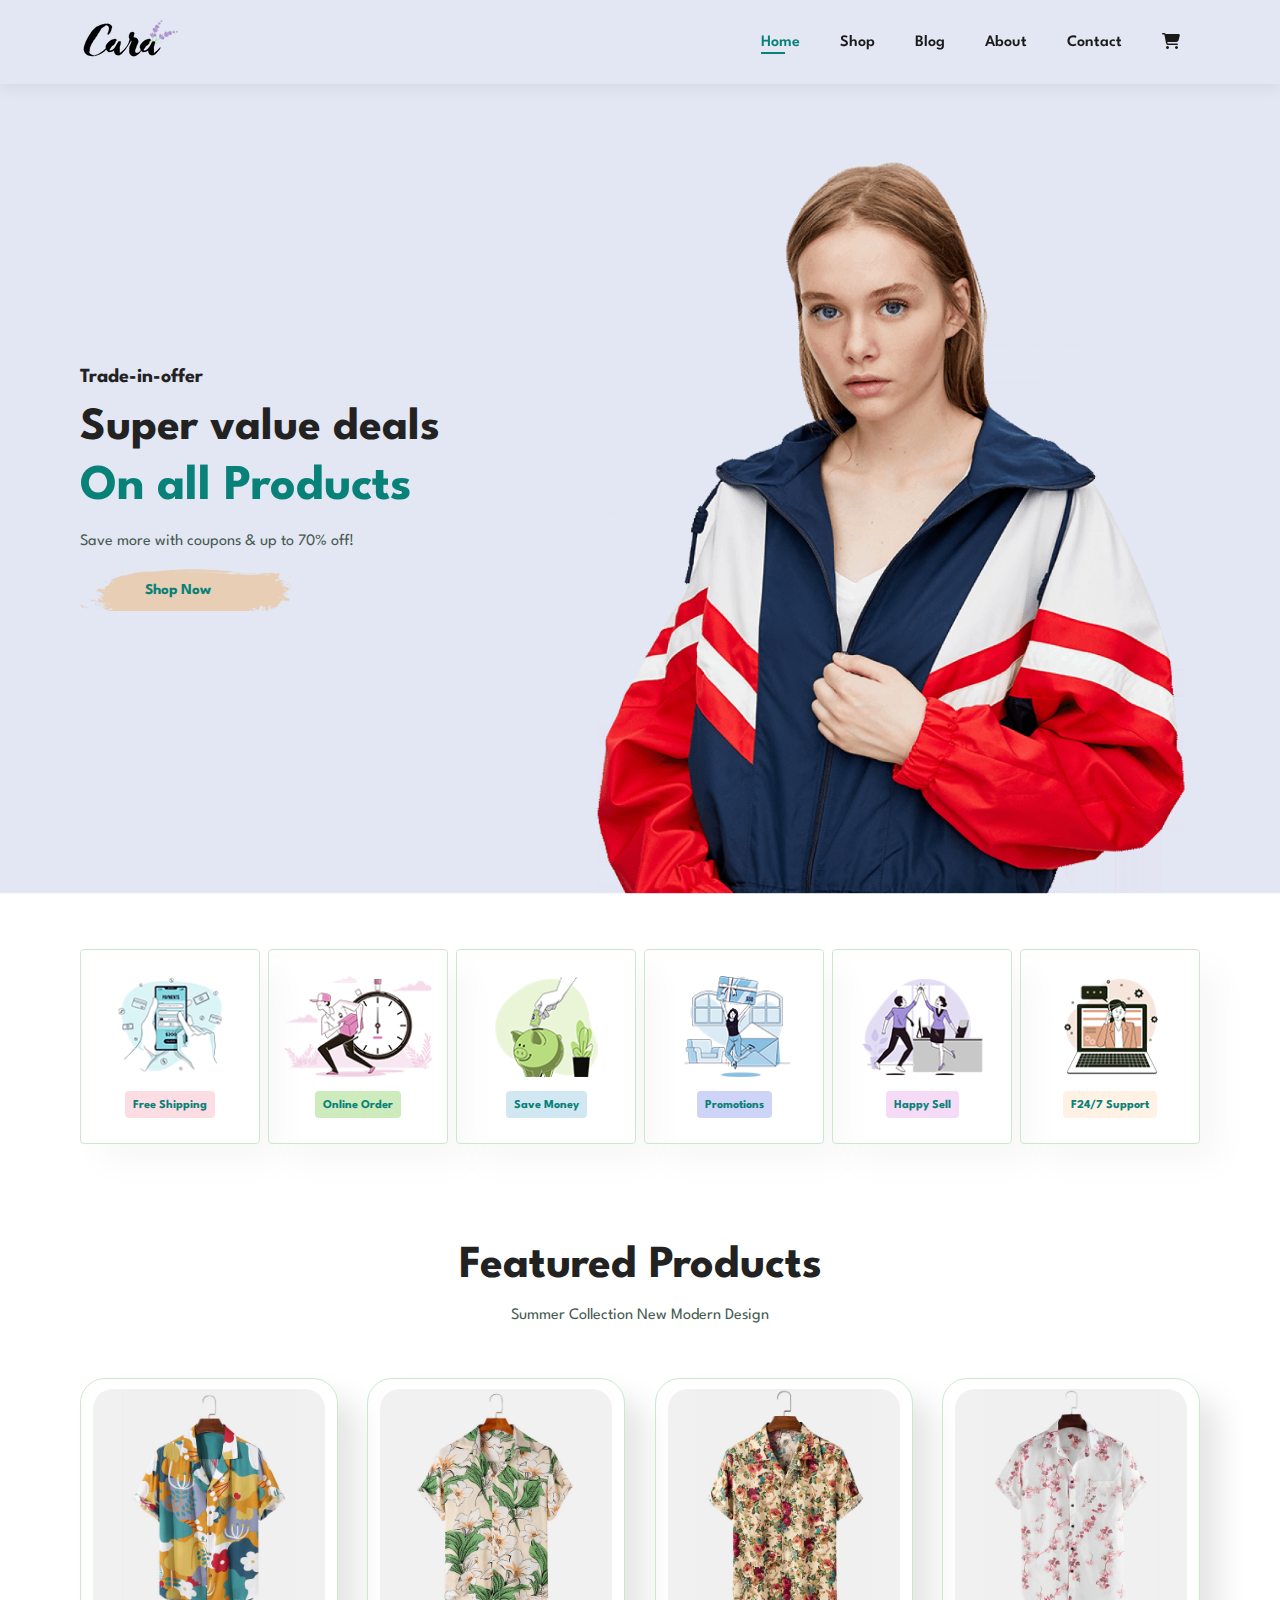
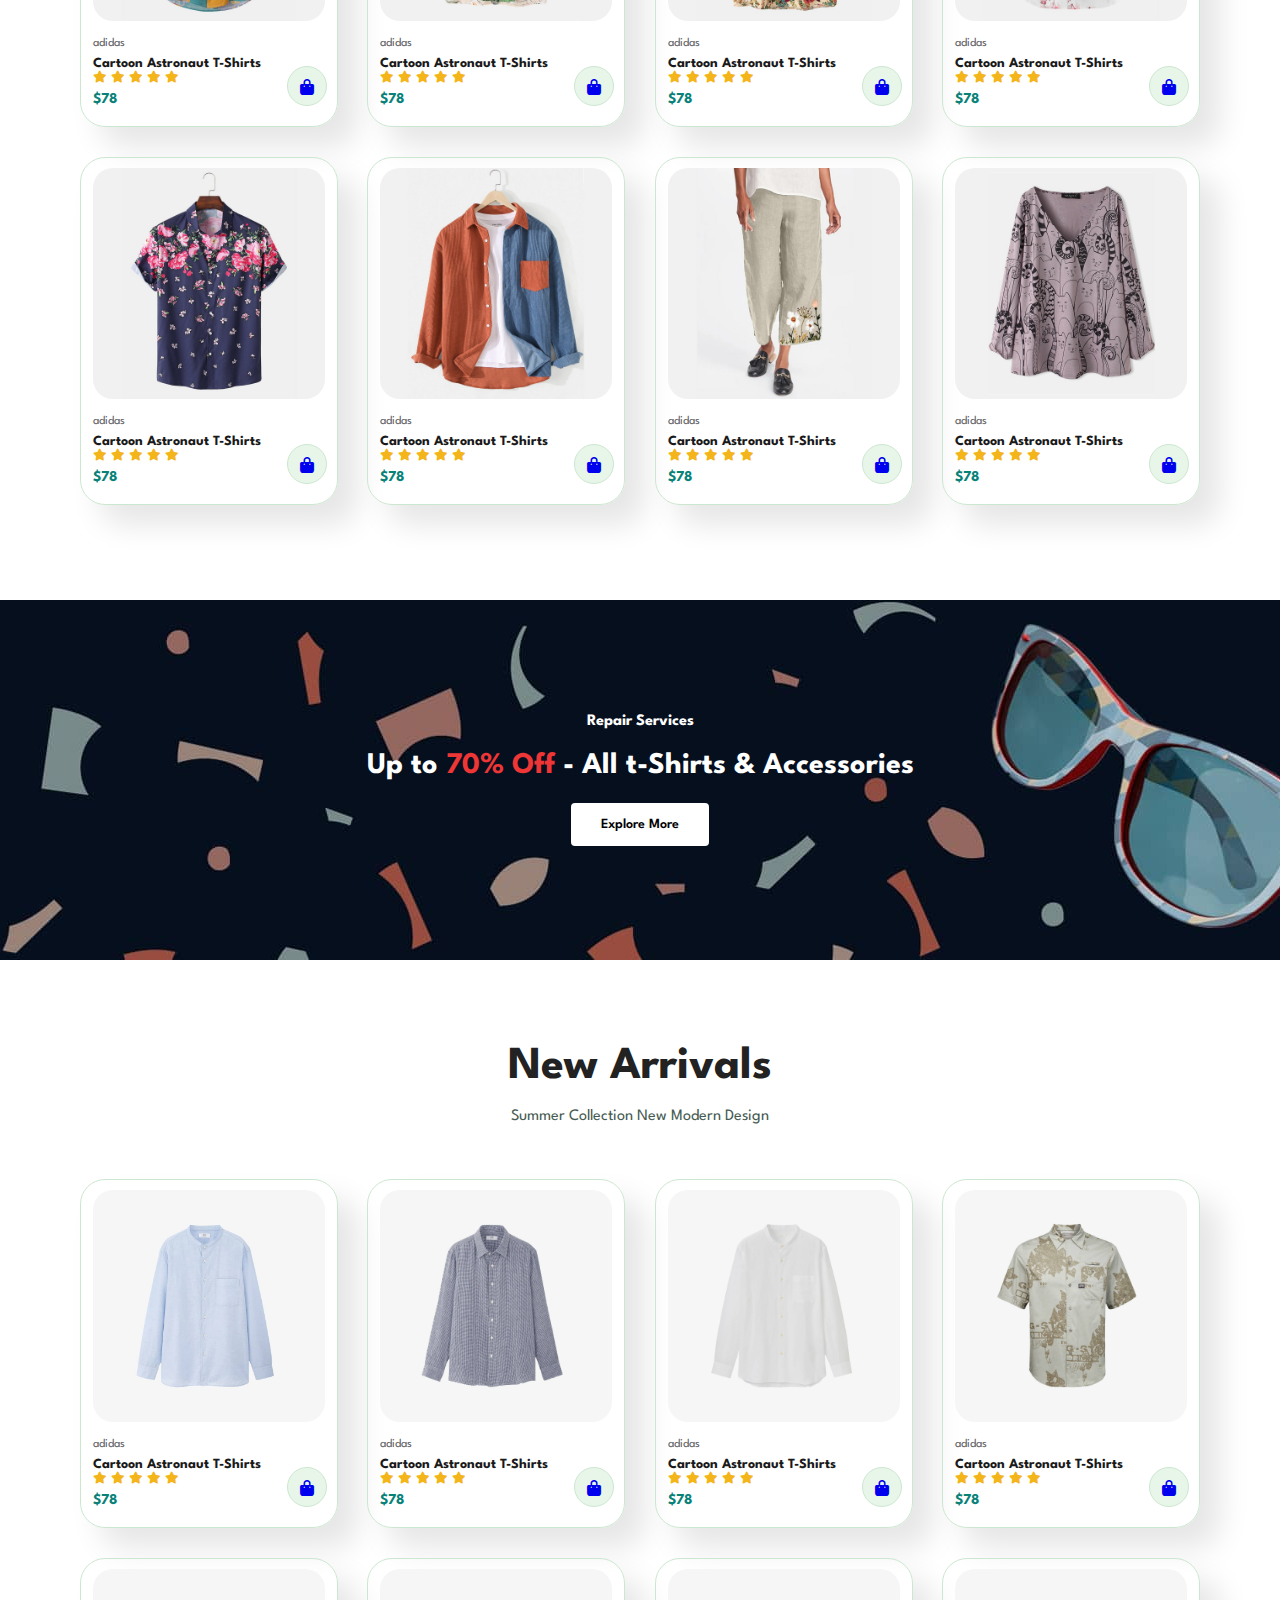
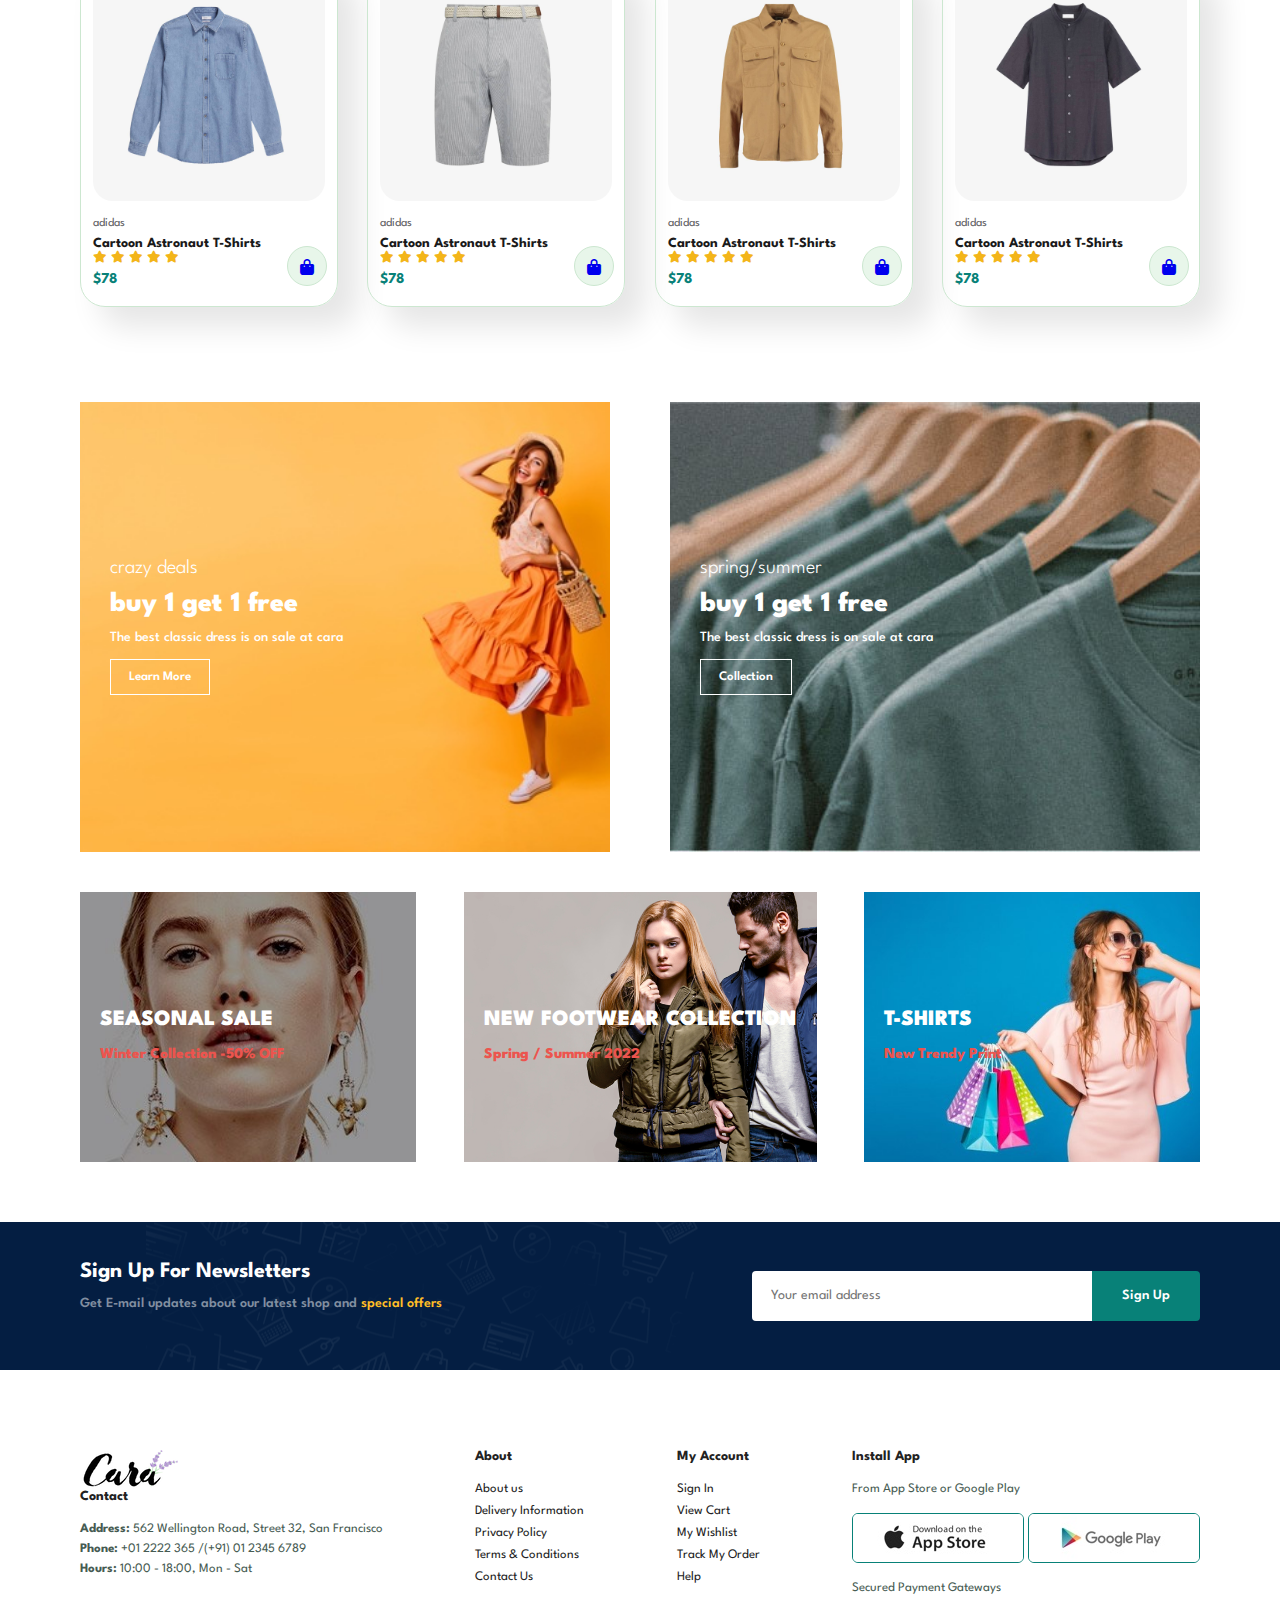
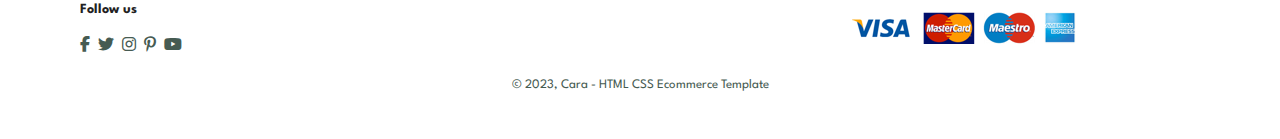
<file: index.html>
<!DOCTYPE html>
<html lang="en">
<head>
    <meta charset="UTF-8">
    <meta name="viewport" content="width=device-width, initial-scale=1.0">
    <title>Ecommerce</title>
    <link rel="stylesheet" href="https://cdnjs.cloudflare.com/ajax/libs/font-awesome/6.4.2/css/all.min.css">
    <link rel="stylesheet" href="style.css">
</head>
<body>
    <section id="header">
        <a href="#"><img src="img/logo.png" alt="" class="logo"></a>
        <div>
            <ul id="navbar">
                <li><a href="#" id="close"><i class="fa-solid fa-xmark"></i></a></li>
                <li><a href="index.html" class="active">Home</a></li>
                <li><a href="shop.html">Shop</a></li>
                <li><a href="blog.html">Blog</a></li>
                <li><a href="about.html">About</a></li>
                <li><a href="contact.html">Contact</a></li>
                <li><a href="cart.html"><i class="fa-solid fa-cart-shopping"></i></a></li>
            </ul>
        </div>
        <div class="mobile">
            <i id="bar" class="fas fa-outdent"></i>
        </div>
    </section>

    <section id="hero">
        <h4>Trade-in-offer</h4>
        <h2>Super value deals</h2>
        <h1>On all Products</h1>
        <p>Save more with coupons & up to 70% off! </p>
        <button>Shop Now</button>
    </section>

    <section id="feature" class="section-p1">
        <div class="fe-box">
            <img src="img/features/f1.png" alt="">
            <h6>Free Shipping</h6>
        </div>
        <div class="fe-box">
            <img src="img/features/f2.png" alt="">
            <h6>Online Order</h6>
        </div>
        <div class="fe-box">
            <img src="img/features/f3.png" alt="">
            <h6>Save Money</h6>
        </div>
        <div class="fe-box">
            <img src="img/features/f4.png" alt="">
            <h6>Promotions</h6>
        </div>
        <div class="fe-box">
            <img src="img/features/f5.png" alt="">
            <h6>Happy Sell</h6>
        </div>
        <div class="fe-box">
            <img src="img/features/f6.png" alt="">
            <h6>F24/7 Support</h6>
        </div>
    </section>

    <section id="product1" class="section-p1">
        <h2>Featured Products</h2>
        <p>Summer Collection New Modern Design</p>
        <div class="pro-container">
            <div class="pro">
                <img src="img/products/f1.jpg" alt="">
                <div class="des">
                    <span>adidas</span>
                    <h5>Cartoon Astronaut T-Shirts</h5>
                    <div class="star">
                        <i class="fas fa-star"></i>
                        <i class="fas fa-star"></i>
                        <i class="fas fa-star"></i>
                        <i class="fas fa-star"></i>
                        <i class="fas fa-star"></i>
                    </div>
                    <h4>$78</h4>
                </div>
                <a href="#"><i class="fa-solid fa-bag-shopping cart"></i></a>
            </div>
            <div class="pro">
                <img src="img/products/f2.jpg" alt="">
                <div class="des">
                    <span>adidas</span>
                    <h5>Cartoon Astronaut T-Shirts</h5>
                    <div class="star">
                        <i class="fas fa-star"></i>
                        <i class="fas fa-star"></i>
                        <i class="fas fa-star"></i>
                        <i class="fas fa-star"></i>
                        <i class="fas fa-star"></i>
                    </div>
                    <h4>$78</h4>
                </div>
                <a href="#"><i class="fa-solid fa-bag-shopping cart"></i></a>
            </div>
            <div class="pro">
                <img src="img/products/f3.jpg" alt="">
                <div class="des">
                    <span>adidas</span>
                    <h5>Cartoon Astronaut T-Shirts</h5>
                    <div class="star">
                        <i class="fas fa-star"></i>
                        <i class="fas fa-star"></i>
                        <i class="fas fa-star"></i>
                        <i class="fas fa-star"></i>
                        <i class="fas fa-star"></i>
                    </div>
                    <h4>$78</h4>
                </div>
                <a href="#"><i class="fa-solid fa-bag-shopping cart"></i></a>
            </div>
            <div class="pro">
                <img src="img/products/f4.jpg" alt="">
                <div class="des">
                    <span>adidas</span>
                    <h5>Cartoon Astronaut T-Shirts</h5>
                    <div class="star">
                        <i class="fas fa-star"></i>
                        <i class="fas fa-star"></i>
                        <i class="fas fa-star"></i>
                        <i class="fas fa-star"></i>
                        <i class="fas fa-star"></i>
                    </div>
                    <h4>$78</h4>
                </div>
                <a href="#"><i class="fa-solid fa-bag-shopping cart"></i></a>
            </div>
            <div class="pro">
                <img src="img/products/f5.jpg" alt="">
                <div class="des">
                    <span>adidas</span>
                    <h5>Cartoon Astronaut T-Shirts</h5>
                    <div class="star">
                        <i class="fas fa-star"></i>
                        <i class="fas fa-star"></i>
                        <i class="fas fa-star"></i>
                        <i class="fas fa-star"></i>
                        <i class="fas fa-star"></i>
                    </div>
                    <h4>$78</h4>
                </div>
                <a href="#"><i class="fa-solid fa-bag-shopping cart"></i></a>
            </div>
            <div class="pro">
                <img src="img/products/f6.jpg" alt="">
                <div class="des">
                    <span>adidas</span>
                    <h5>Cartoon Astronaut T-Shirts</h5>
                    <div class="star">
                        <i class="fas fa-star"></i>
                        <i class="fas fa-star"></i>
                        <i class="fas fa-star"></i>
                        <i class="fas fa-star"></i>
                        <i class="fas fa-star"></i>
                    </div>
                    <h4>$78</h4>
                </div>
                <a href="#"><i class="fa-solid fa-bag-shopping cart"></i></a>
            </div>
            <div class="pro">
                <img src="img/products/f7.jpg" alt="">
                <div class="des">
                    <span>adidas</span>
                    <h5>Cartoon Astronaut T-Shirts</h5>
                    <div class="star">
                        <i class="fas fa-star"></i>
                        <i class="fas fa-star"></i>
                        <i class="fas fa-star"></i>
                        <i class="fas fa-star"></i>
                        <i class="fas fa-star"></i>
                    </div>
                    <h4>$78</h4>
                </div>
                <a href="#"><i class="fa-solid fa-bag-shopping cart"></i></a>
            </div>
            <div class="pro">
                <img src="img/products/f8.jpg" alt="">
                <div class="des">
                    <span>adidas</span>
                    <h5>Cartoon Astronaut T-Shirts</h5>
                    <div class="star">
                        <i class="fas fa-star"></i>
                        <i class="fas fa-star"></i>
                        <i class="fas fa-star"></i>
                        <i class="fas fa-star"></i>
                        <i class="fas fa-star"></i>
                    </div>
                    <h4>$78</h4>
                </div>
                <a href="#"><i class="fa-solid fa-bag-shopping cart"></i></a>
            </div>
        </div>
    </section>

    <section id="banner" class="section-m1">
        <h4>Repair Services</h4>
        <h2>Up to <span>70% Off</span> - All t-Shirts & Accessories</h2>
        <button class="normal">Explore More</button>
    </section>

    <section id="product1" class="section-p1">
        <h2>New Arrivals</h2>
        <p>Summer Collection New Modern Design</p>
        <div class="pro-container">
            <div class="pro">
                <img src="img/products/n1.jpg" alt="">
                <div class="des">
                    <span>adidas</span>
                    <h5>Cartoon Astronaut T-Shirts</h5>
                    <div class="star">
                        <i class="fas fa-star"></i>
                        <i class="fas fa-star"></i>
                        <i class="fas fa-star"></i>
                        <i class="fas fa-star"></i>
                        <i class="fas fa-star"></i>
                    </div>
                    <h4>$78</h4>
                </div>
                <a href="#"><i class="fa-solid fa-bag-shopping cart"></i></a>
            </div>
            <div class="pro">
                <img src="img/products/n2.jpg" alt="">
                <div class="des">
                    <span>adidas</span>
                    <h5>Cartoon Astronaut T-Shirts</h5>
                    <div class="star">
                        <i class="fas fa-star"></i>
                        <i class="fas fa-star"></i>
                        <i class="fas fa-star"></i>
                        <i class="fas fa-star"></i>
                        <i class="fas fa-star"></i>
                    </div>
                    <h4>$78</h4>
                </div>
                <a href="#"><i class="fa-solid fa-bag-shopping cart"></i></a>
            </div>
            <div class="pro">
                <img src="img/products/n3.jpg" alt="">
                <div class="des">
                    <span>adidas</span>
                    <h5>Cartoon Astronaut T-Shirts</h5>
                    <div class="star">
                        <i class="fas fa-star"></i>
                        <i class="fas fa-star"></i>
                        <i class="fas fa-star"></i>
                        <i class="fas fa-star"></i>
                        <i class="fas fa-star"></i>
                    </div>
                    <h4>$78</h4>
                </div>
                <a href="#"><i class="fa-solid fa-bag-shopping cart"></i></a>
            </div>
            <div class="pro">
                <img src="img/products/n4.jpg" alt="">
                <div class="des">
                    <span>adidas</span>
                    <h5>Cartoon Astronaut T-Shirts</h5>
                    <div class="star">
                        <i class="fas fa-star"></i>
                        <i class="fas fa-star"></i>
                        <i class="fas fa-star"></i>
                        <i class="fas fa-star"></i>
                        <i class="fas fa-star"></i>
                    </div>
                    <h4>$78</h4>
                </div>
                <a href="#"><i class="fa-solid fa-bag-shopping cart"></i></a>
            </div>
            <div class="pro">
                <img src="img/products/n5.jpg" alt="">
                <div class="des">
                    <span>adidas</span>
                    <h5>Cartoon Astronaut T-Shirts</h5>
                    <div class="star">
                        <i class="fas fa-star"></i>
                        <i class="fas fa-star"></i>
                        <i class="fas fa-star"></i>
                        <i class="fas fa-star"></i>
                        <i class="fas fa-star"></i>
                    </div>
                    <h4>$78</h4>
                </div>
                <a href="#"><i class="fa-solid fa-bag-shopping cart"></i></a>
            </div>
            <div class="pro">
                <img src="img/products/n6.jpg" alt="">
                <div class="des">
                    <span>adidas</span>
                    <h5>Cartoon Astronaut T-Shirts</h5>
                    <div class="star">
                        <i class="fas fa-star"></i>
                        <i class="fas fa-star"></i>
                        <i class="fas fa-star"></i>
                        <i class="fas fa-star"></i>
                        <i class="fas fa-star"></i>
                    </div>
                    <h4>$78</h4>
                </div>
                <a href="#"><i class="fa-solid fa-bag-shopping cart"></i></a>
            </div>
            <div class="pro">
                <img src="img/products/n7.jpg" alt="">
                <div class="des">
                    <span>adidas</span>
                    <h5>Cartoon Astronaut T-Shirts</h5>
                    <div class="star">
                        <i class="fas fa-star"></i>
                        <i class="fas fa-star"></i>
                        <i class="fas fa-star"></i>
                        <i class="fas fa-star"></i>
                        <i class="fas fa-star"></i>
                    </div>
                    <h4>$78</h4>
                </div>
                <a href="#"><i class="fa-solid fa-bag-shopping cart"></i></a>
            </div>
            <div class="pro">
                <img src="img/products/n8.jpg" alt="">
                <div class="des">
                    <span>adidas</span>
                    <h5>Cartoon Astronaut T-Shirts</h5>
                    <div class="star">
                        <i class="fas fa-star"></i>
                        <i class="fas fa-star"></i>
                        <i class="fas fa-star"></i>
                        <i class="fas fa-star"></i>
                        <i class="fas fa-star"></i>
                    </div>
                    <h4>$78</h4>
                </div>
                <a href="#"><i class="fa-solid fa-bag-shopping cart"></i></a>
            </div>
        </div>
    </section>

    <section id="sm-banner" class="section-p1">
        <div class="banner-box">
            <h4>crazy deals</h4>
            <h2>buy 1 get 1 free</h2>
            <span>The best classic dress is on sale at cara</span>
            <button class="white">Learn More</button>
        </div>
        <div class="banner-box banner-box2">
            <h4>spring/summer</h4>
            <h2>buy 1 get 1 free</h2>
            <span>The best classic dress is on sale at cara</span>
            <button class="white">Collection</button>
        </div>
    </section>

    <section id="banner3">
        <div class="banner-box">
            <h2>SEASONAL SALE</h2>
            <h3>Winter Collection -50% OFF</h3>
        </div>
        <div class="banner-box banner-box2">
            <h2>NEW FOOTWEAR COLLECTION</h2>
            <h3>Spring / Summer 2022</h3>
        </div>
        <div class="banner-box banner-box3">
            <h2>T-SHIRTS</h2>
            <h3>New Trendy Print</h3>
        </div>
    </section>

    <section id="newsletter" class="section-p1 section-m1">
        <div class="newstext">
            <h4>Sign Up For Newsletters</h4>
            <p>Get E-mail updates about our latest shop and <span>special offers</span></p>
        </div>
        <div class="form">
            <input type="text" placeholder="Your email address">
            <button class="normal">Sign Up</button>
        </div>
    </section>

    <footer class="section-p1">
        <div class="col">
            <img src="img/logo.png" alt="">
            <h4>Contact</h4>
            <p><strong>Address: </strong>562 Wellington Road, Street 32, San Francisco</p>
            <p><strong>Phone:</strong> +01 2222 365 /(+91) 01 2345 6789</p>
            <p><strong>Hours:</strong> 10:00 - 18:00, Mon - Sat</p>
            <div class="follow">
                <h4>Follow us</h4>
                <div class="icon">
                    <i class="fab fa-facebook-f"></i>
                    <i class="fab fa-twitter"></i>
                    <i class="fab fa-instagram"></i>
                    <i class="fab fa-pinterest-p"></i>
                    <i class="fab fa-youtube"></i>
                </div>
            </div>
        </div>

        <div class="col">
            <h4>About</h4>
            <a href="#">About us</a>
            <a href="#">Delivery Information</a>
            <a href="#">Privacy Policy</a>
            <a href="#">Terms & Conditions</a>
            <a href="#">Contact Us</a>
        </div>

        <div class="col">
            <h4>My Account</h4>
            <a href="#">Sign In</a>
            <a href="#">View Cart</a>
            <a href="#">My Wishlist</a>
            <a href="#">Track My Order</a>
            <a href="#">Help</a>
        </div>

        <div class="col install">
            <h4>Install App</h4>
            <p>From App Store or Google Play</p>
            <div class="row">
                <img src="img/pay/app.jpg" alt="">
                <img src="img/pay/play.jpg" alt="">
            </div>
            <p>Secured Payment Gateways</p>
            <img src="img/pay/pay.png" alt="">
        </div>

        <div class="copyright">
            <p>© 2023, Cara - HTML CSS Ecommerce Template </p>
        </div>
    </footer>

    <script src="script.js"></script>
</body>
</html>
</file>
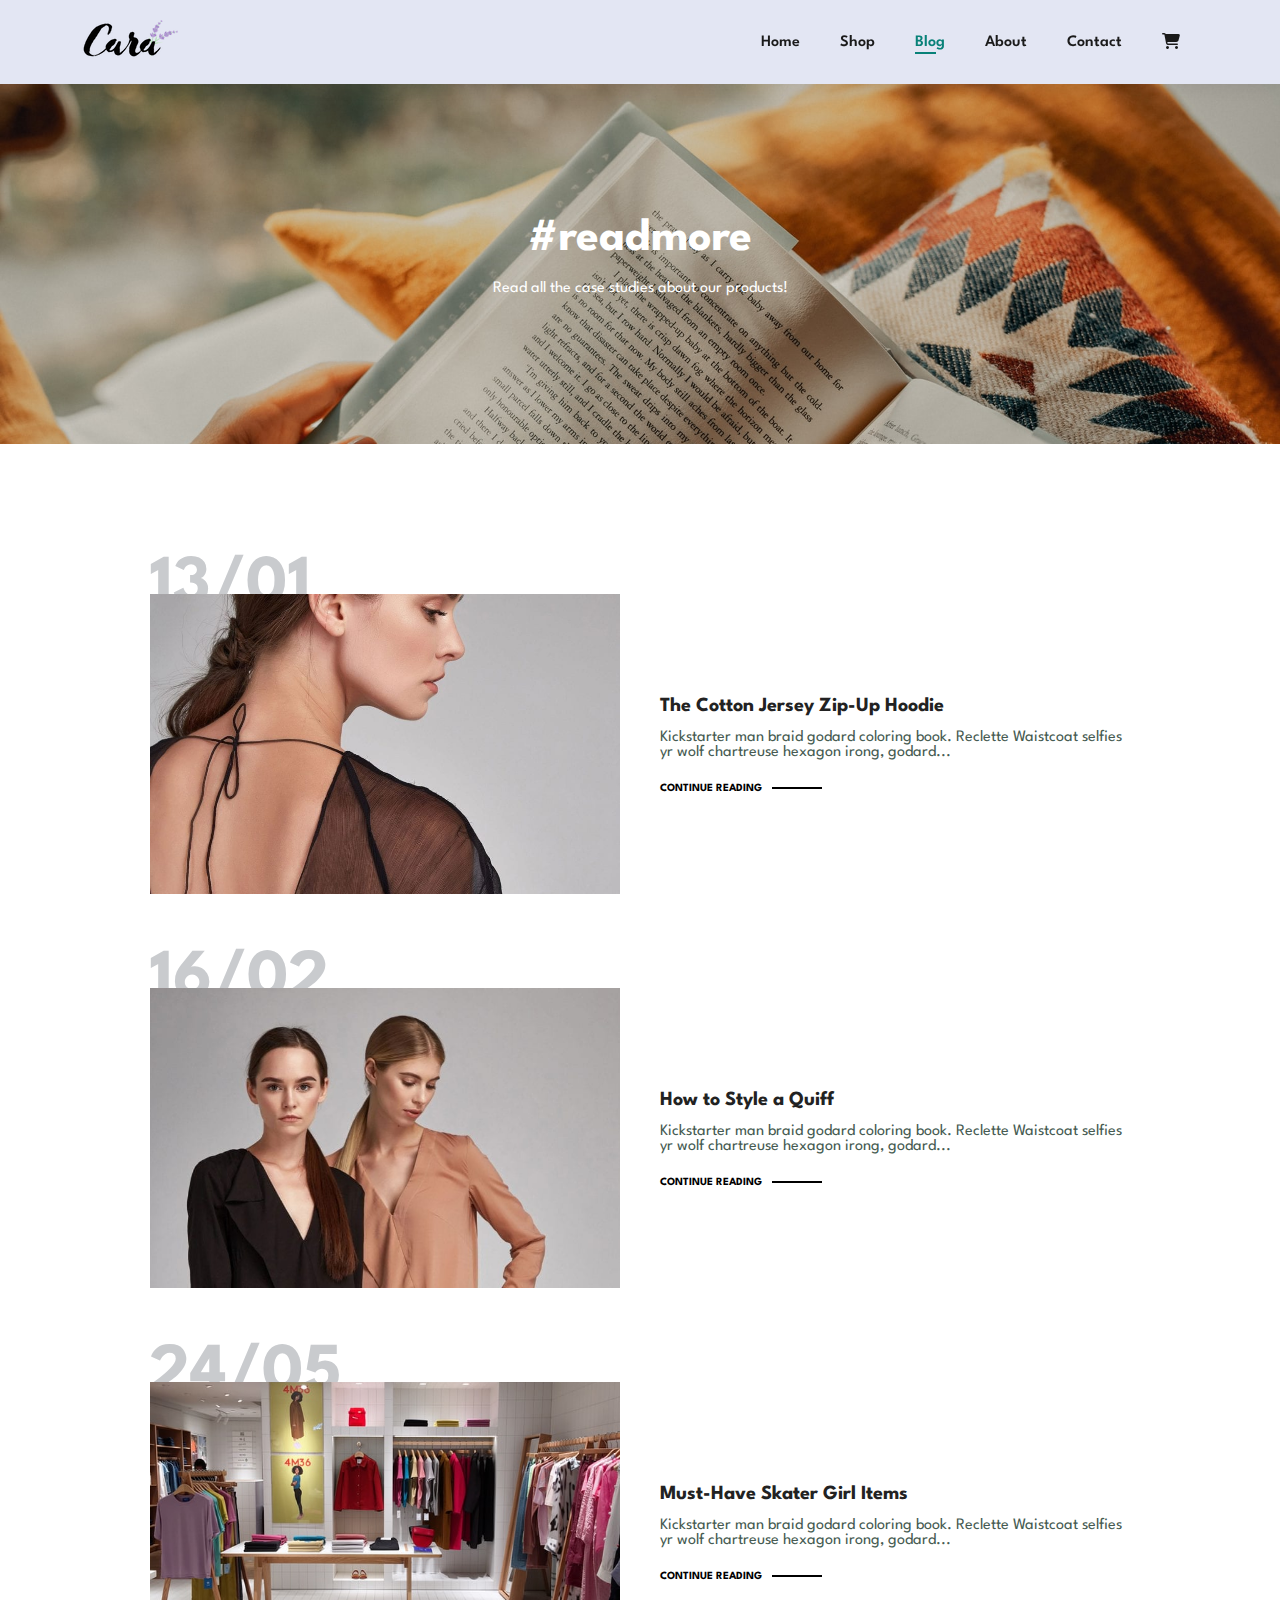
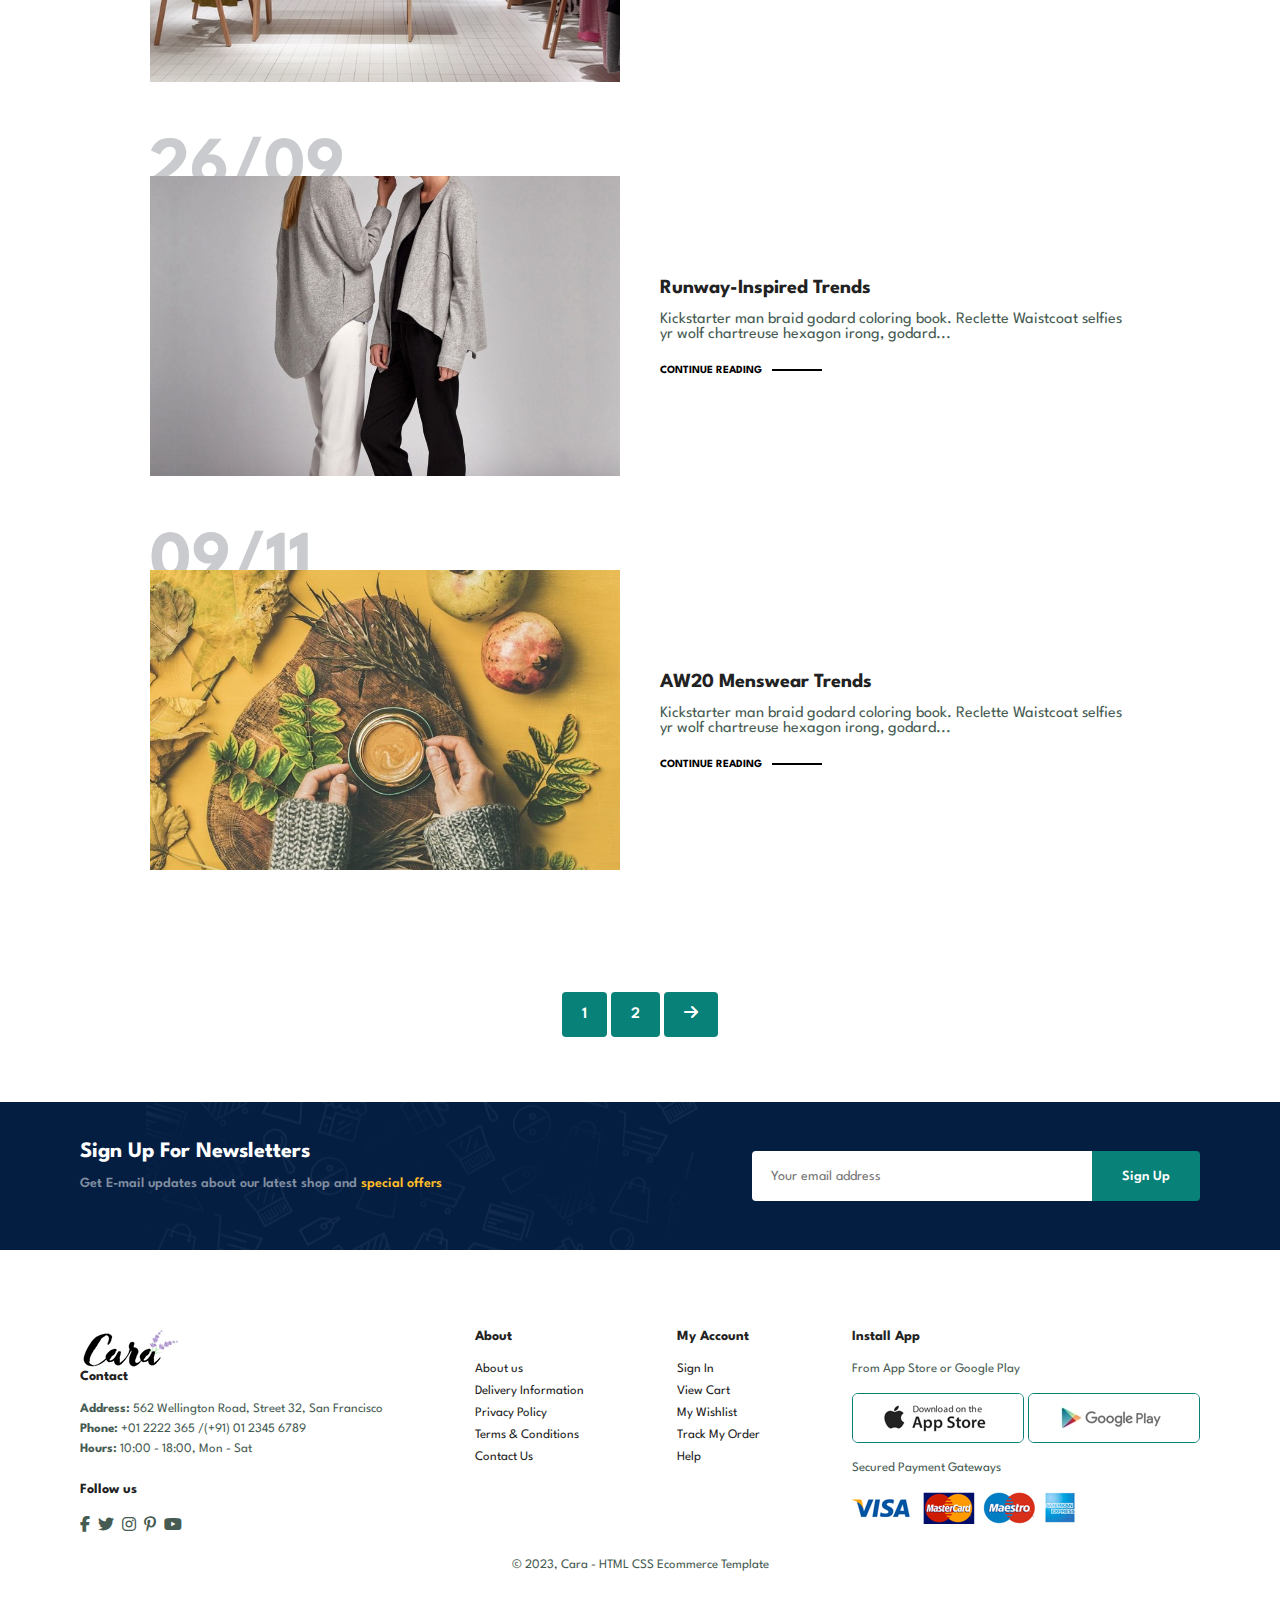
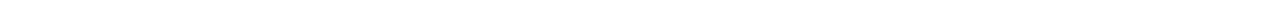
<file: blog.html>
<!DOCTYPE html>
<html lang="en">
<head>
    <meta charset="UTF-8">
    <meta name="viewport" content="width=device-width, initial-scale=1.0">
    <title>Ecommerce</title>
    <link rel="stylesheet" href="https://cdnjs.cloudflare.com/ajax/libs/font-awesome/6.4.2/css/all.min.css">
    <link rel="stylesheet" href="style.css">
</head>
<body>
    <section id="header">
        <a href="#"><img src="img/logo.png" alt="" class="logo"></a>
        <div>
            <ul id="navbar">
                <li><a href="#" id="close"><i class="fa-solid fa-xmark"></i></a></li>
                <li><a href="index.html">Home</a></li>
                <li><a href="shop.html">Shop</a></li>
                <li><a href="blog.html" class="active">Blog</a></li>
                <li><a href="about.html">About</a></li>
                <li><a href="contact.html">Contact</a></li>
                <li><a href="cart.html"><i class="fa-solid fa-cart-shopping"></i></a></li>
            </ul>
        </div>
        <div class="mobile">
            <i id="bar" class="fas fa-outdent"></i>
        </div>
    </section>

    <section id="page-header" class="blog-header">
        <h2>#readmore</h2>
        <p>Read all the case studies about our products! </p>
    </section>

    <section id="blog">
        <div class="blog-box">
            <div class="blog-img">
                <img src="img/blog/b1.jpg" alt="">
            </div>
            <div class="blog-details">
                <h4>The Cotton Jersey Zip-Up Hoodie</h4>
                <p>Kickstarter man braid godard coloring book. Reclette Waistcoat selfies
                yr wolf chartreuse hexagon irong, godard...</p>
                <a href="#">CONTINUE READING</a>
            </div>
            <h1>13/01</h1>
        </div>
        <div class="blog-box">
            <div class="blog-img">
                <img src="img/blog/b2.jpg" alt="">
            </div>
            <div class="blog-details">
                <h4>How to Style a Quiff</h4>
                <p>Kickstarter man braid godard coloring book. Reclette Waistcoat selfies
                yr wolf chartreuse hexagon irong, godard...</p>
                <a href="#">CONTINUE READING</a>
            </div>
            <h1>16/02</h1>
        </div>
        <div class="blog-box">
            <div class="blog-img">
                <img src="img/blog/b3.jpg" alt="">
            </div>
            <div class="blog-details">
                <h4>Must-Have Skater Girl Items</h4>
                <p>Kickstarter man braid godard coloring book. Reclette Waistcoat selfies
                yr wolf chartreuse hexagon irong, godard...</p>
                <a href="#">CONTINUE READING</a>
            </div>
            <h1>24/05</h1>
        </div>
        <div class="blog-box">
            <div class="blog-img">
                <img src="img/blog/b4.jpg" alt="">
            </div>
            <div class="blog-details">
                <h4>Runway-Inspired Trends</h4>
                <p>Kickstarter man braid godard coloring book. Reclette Waistcoat selfies
                yr wolf chartreuse hexagon irong, godard...</p>
                <a href="#">CONTINUE READING</a>
            </div>
            <h1>26/09</h1>
        </div>
        <div class="blog-box">
            <div class="blog-img">
                <img src="img/blog/b6.jpg" alt="">
            </div>
            <div class="blog-details">
                <h4>AW20 Menswear Trends</h4>
                <p>Kickstarter man braid godard coloring book. Reclette Waistcoat selfies
                yr wolf chartreuse hexagon irong, godard...</p>
                <a href="#">CONTINUE READING</a>
            </div>
            <h1>09/11</h1>
        </div>
    </section>

    <section id="pagination" class="section-p1">
        <a href="#">1</a>
        <a href="#">2</a>
        <a href="#"><i class="fa-solid fa-arrow-right"></i></a>
    </section>

    <section id="newsletter" class="section-p1 section-m1">
        <div class="newstext">
            <h4>Sign Up For Newsletters</h4>
            <p>Get E-mail updates about our latest shop and <span>special offers</span></p>
        </div>
        <div class="form">
            <input type="text" placeholder="Your email address">
            <button class="normal">Sign Up</button>
        </div>
    </section>

    <footer class="section-p1">
        <div class="col">
            <img src="img/logo.png" alt="">
            <h4>Contact</h4>
            <p><strong>Address: </strong>562 Wellington Road, Street 32, San Francisco</p>
            <p><strong>Phone:</strong> +01 2222 365 /(+91) 01 2345 6789</p>
            <p><strong>Hours:</strong> 10:00 - 18:00, Mon - Sat</p>
            <div class="follow">
                <h4>Follow us</h4>
                <div class="icon">
                    <i class="fab fa-facebook-f"></i>
                    <i class="fab fa-twitter"></i>
                    <i class="fab fa-instagram"></i>
                    <i class="fab fa-pinterest-p"></i>
                    <i class="fab fa-youtube"></i>
                </div>
            </div>
        </div>

        <div class="col">
            <h4>About</h4>
            <a href="#">About us</a>
            <a href="#">Delivery Information</a>
            <a href="#">Privacy Policy</a>
            <a href="#">Terms & Conditions</a>
            <a href="#">Contact Us</a>
        </div>

        <div class="col">
            <h4>My Account</h4>
            <a href="#">Sign In</a>
            <a href="#">View Cart</a>
            <a href="#">My Wishlist</a>
            <a href="#">Track My Order</a>
            <a href="#">Help</a>
        </div>

        <div class="col install">
            <h4>Install App</h4>
            <p>From App Store or Google Play</p>
            <div class="row">
                <img src="img/pay/app.jpg" alt="">
                <img src="img/pay/play.jpg" alt="">
            </div>
            <p>Secured Payment Gateways</p>
            <img src="img/pay/pay.png" alt="">
        </div>

        <div class="copyright">
            <p>© 2023, Cara - HTML CSS Ecommerce Template </p>
        </div>
    </footer>

    <script src="script.js"></script>
</body>
</html>
</file>
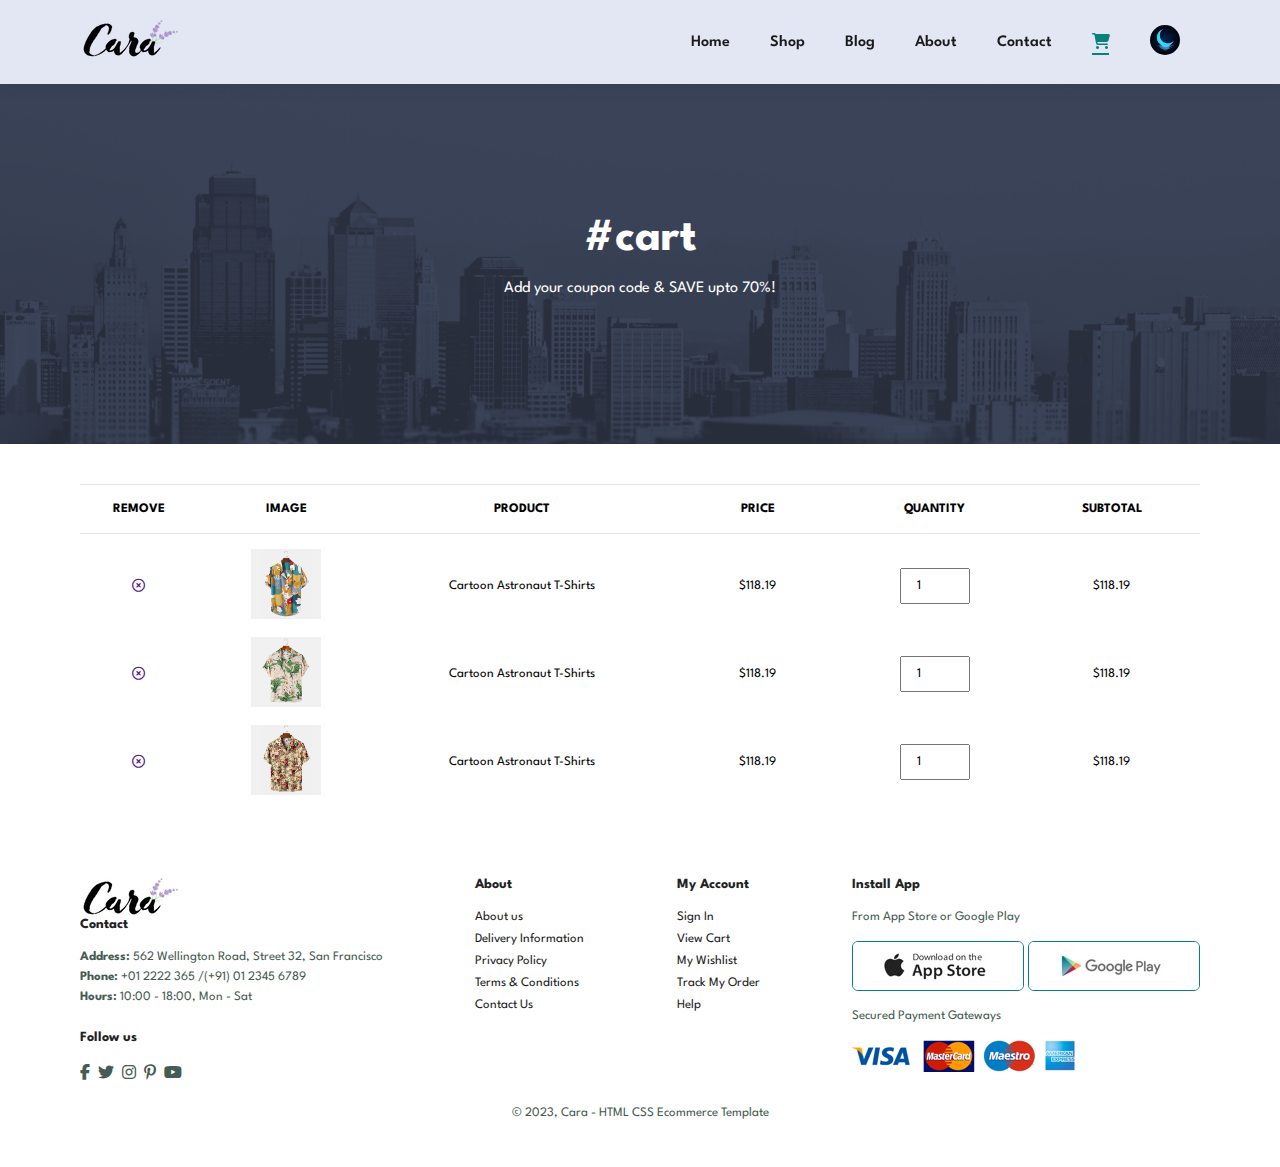
<file: cart.html>
<!DOCTYPE html>
<html lang="en">
<head>
    <meta charset="UTF-8">
    <meta name="viewport" content="width=device-width, initial-scale=1.0">
    <title>Ecommerce</title>
    <link rel="stylesheet" href="https://cdnjs.cloudflare.com/ajax/libs/font-awesome/6.4.2/css/all.min.css">
    <link rel="stylesheet" href="style.css">
</head>
<body>
    <section id="header">
        <a href="#"><img src="img/logo.png" alt="" class="logo"></a>
        <div>
            <ul id="navbar">
                <li><a href="#" id="close"><i class="fa-solid fa-xmark"></i></a></li>
                <li><a href="index.html">Home</a></li>
                <li><a href="shop.html">Shop</a></li>
                <li><a href="blog.html">Blog</a></li>
                <li><a href="about.html">About</a></li>
                <li><a href="contact.html">Contact</a></li>
                <li><a href="cart.html" class="active"><i class="fa-solid fa-cart-shopping"></i></a></li>
                <li><img id="dark" class="d" src="img/moon.png" alt=""></li>
            </ul>
        </div>
        <div class="mobile">
            <i id="bar" class="fas fa-outdent"></i>
        </div>
    </section>

    <section id="page-header" class="about-header">
        <h2>#cart</h2>
        <p>Add your coupon code & SAVE upto 70%!</p>
    </section>

    <section id="cart" class="section-p1">
        <table width="100%">
            <thead>
                <tr>
                    <td>Remove</td>
                    <td>Image</td>
                    <td>Product</td>
                    <td>Price</td>
                    <td>Quantity</td>
                    <td>Subtotal</td>
                </tr>
            </thead>
            <tbody>
                <tr>
                    <td><a href=""><i class="far fa-times-circle"></i></a></td>
                    <td><img src="img/products/f1.jpg" alt=""></td>
                    <td>Cartoon Astronaut T-Shirts</td>
                    <td>$118.19</td>
                    <td><input type="number" value="1"></td>
                    <td>$118.19</td>
                </tr>
                <tr>
                    <td><a href=""><i class="far fa-times-circle"></i></a></td>
                    <td><img src="img/products/f2.jpg" alt=""></td>
                    <td>Cartoon Astronaut T-Shirts</td>
                    <td>$118.19</td>
                    <td><input type="number" value="1"></td>
                    <td>$118.19</td>
                </tr>
                <tr>
                    <td><a href=""><i class="far fa-times-circle"></i></a></td>
                    <td><img src="img/products/f3.jpg" alt=""></td>
                    <td>Cartoon Astronaut T-Shirts</td>
                    <td>$118.19</td>
                    <td><input type="number" value="1"></td>
                    <td>$118.19</td>
                </tr>
            </tbody>
        </table>
    </section>

    <footer class="section-p1">
        <div class="col">
            <img src="img/logo.png" alt="">
            <h4>Contact</h4>
            <p><strong>Address: </strong>562 Wellington Road, Street 32, San Francisco</p>
            <p><strong>Phone:</strong> +01 2222 365 /(+91) 01 2345 6789</p>
            <p><strong>Hours:</strong> 10:00 - 18:00, Mon - Sat</p>
            <div class="follow">
                <h4>Follow us</h4>
                <div class="icon">
                    <i class="fab fa-facebook-f"></i>
                    <i class="fab fa-twitter"></i>
                    <i class="fab fa-instagram"></i>
                    <i class="fab fa-pinterest-p"></i>
                    <i class="fab fa-youtube"></i>
                </div>
            </div>
        </div>

        <div class="col">
            <h4>About</h4>
            <a href="#">About us</a>
            <a href="#">Delivery Information</a>
            <a href="#">Privacy Policy</a>
            <a href="#">Terms & Conditions</a>
            <a href="#">Contact Us</a>
        </div>

        <div class="col">
            <h4>My Account</h4>
            <a href="#">Sign In</a>
            <a href="#">View Cart</a>
            <a href="#">My Wishlist</a>
            <a href="#">Track My Order</a>
            <a href="#">Help</a>
        </div>

        <div class="col install">
            <h4>Install App</h4>
            <p>From App Store or Google Play</p>
            <div class="row">
                <img src="img/pay/app.jpg" alt="">
                <img src="img/pay/play.jpg" alt="">
            </div>
            <p>Secured Payment Gateways</p>
            <img src="img/pay/pay.png" alt="">
        </div>

        <div class="copyright">
            <p>© 2023, Cara - HTML CSS Ecommerce Template </p>
        </div>
    </footer>

    <script src="script.js"></script>
</body>
</html>
</file>
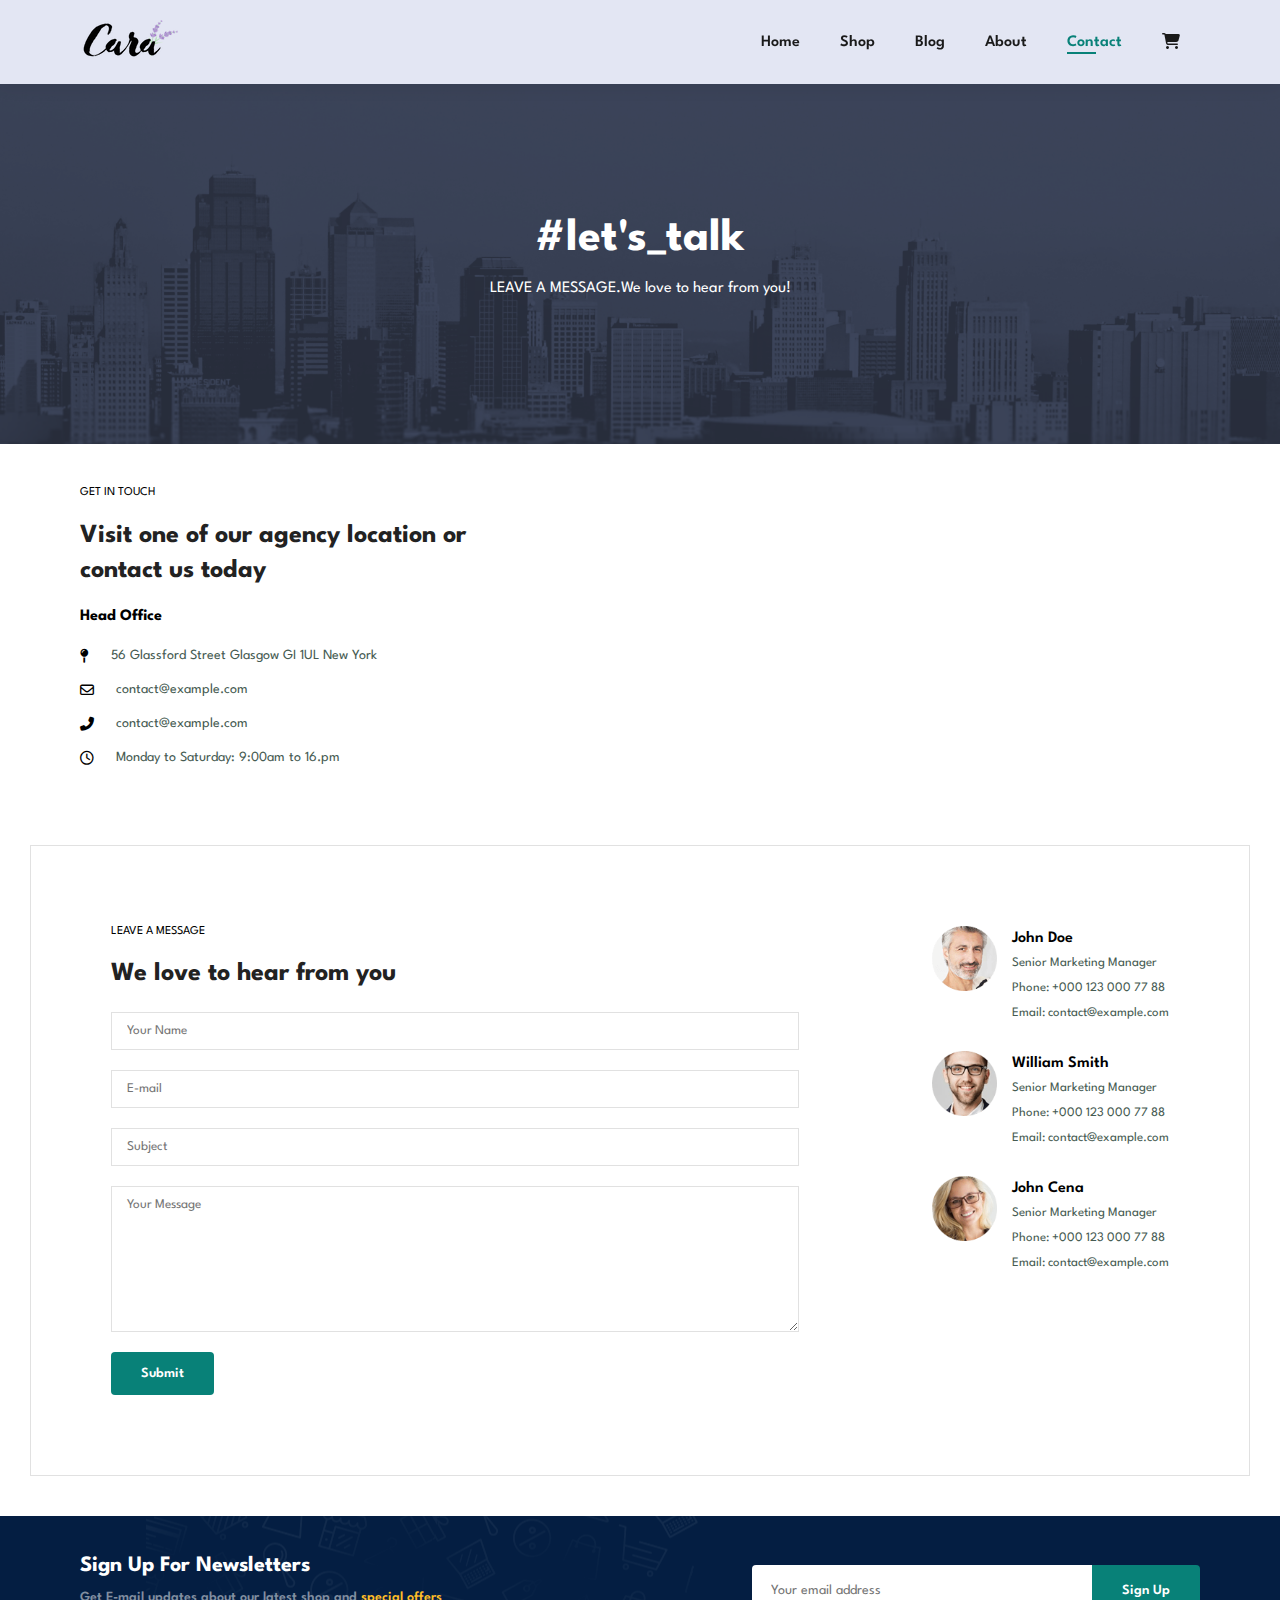
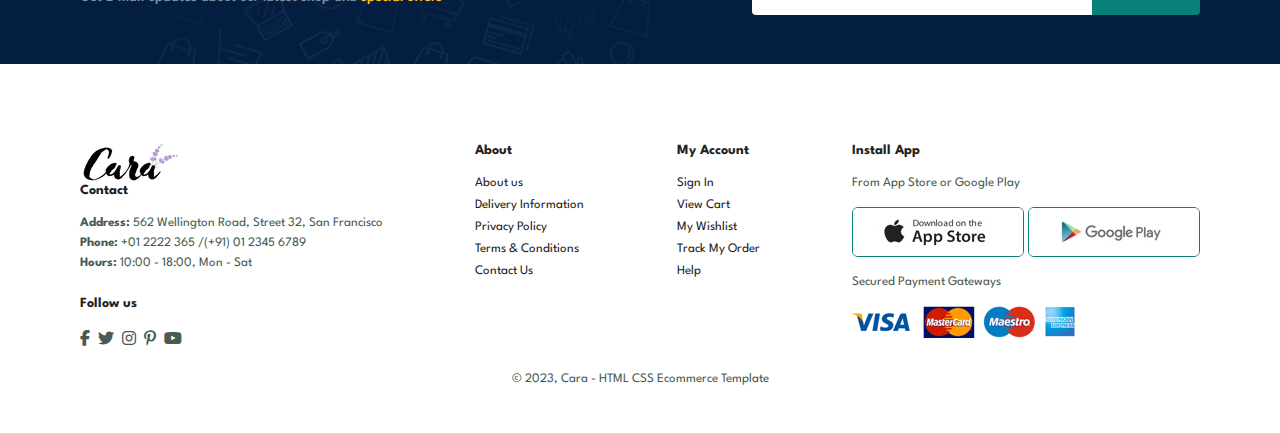
<file: contact.html>
<!DOCTYPE html>
<html lang="en">
<head>
    <meta charset="UTF-8">
    <meta name="viewport" content="width=device-width, initial-scale=1.0">
    <title>Ecommerce</title>
    <link rel="stylesheet" href="https://cdnjs.cloudflare.com/ajax/libs/font-awesome/6.4.2/css/all.min.css">
    <link rel="stylesheet" href="style.css">
</head>
<body>
    <section id="header">
        <a href="#"><img src="img/logo.png" alt="" class="logo"></a>
        <div>
            <ul id="navbar">
                <li><a href="#" id="close"><i class="fa-solid fa-xmark"></i></a></li>
                <li><a href="index.html">Home</a></li>
                <li><a href="shop.html">Shop</a></li>
                <li><a href="blog.html">Blog</a></li>
                <li><a href="about.html">About</a></li>
                <li><a href="contact.html" class="active">Contact</a></li>
                <li><a href="cart.html"><i class="fa-solid fa-cart-shopping"></i></a></li>
            </ul>
        </div>
        <div class="mobile">
            <i id="bar" class="fas fa-outdent"></i>
        </div>
    </section>

    <section id="page-header" class="about-header">
        <h2>#let's_talk</h2>
        <p>LEAVE A MESSAGE.We love to hear from you!</p>
    </section>

    <section id="contact-details" class="section-p1">
        <div class="details">
            <span>GET IN TOUCH</span>
            <h2>Visit one of our agency location or contact us today</h2>
            <h3>Head Office</h3>
            <div>
                <li>
                    <i class="fa-solid fa-map-pin"></i>
                    <p>56 Glassford Street Glasgow GI 1UL New York</p>
                </li>
                <li>
                    <i class="far fa-envelope"></i>
                    <p>contact@example.com</p>
                </li>
                <li>
                    <i class="fas fa-phone-alt"></i>
                    <p>contact@example.com</p>
                </li>
                <li>
                    <i class="far fa-clock"></i>
                    <p>Monday to Saturday: 9:00am to 16.pm</p>
                </li>
            </div>
        </div>
        <div class="map">
            <iframe src="https://www.google.com/maps/embed?pb=!1m18!1m12!1m3!1d3559.295196887234!2d81.00794137366935!3d26.862360762255857!2m3!1f0!2f0!3f0!3m2!1i1024!2i768!4f13.1!3m3!1m2!1s0x399be2ea95664113%3A0x2cfa6139dc4e0ebe!2sCin%C3%A9polis!5e0!3m2!1sen!2sin!4v1701220182948!5m2!1sen!2sin"  style="border:0;" allowfullscreen="" loading="lazy" referrerpolicy="no-referrer-when-downgrade"></iframe>
        </div>
    </section>

    <section id="form-details">
        <form action="">
            <span>LEAVE A MESSAGE</span>
            <h2>We love to hear from you</h2>
            <input type="text" placeholder="Your Name">
            <input type="text" placeholder="E-mail">
            <input type="text" placeholder="Subject">
            <textarea name="" id="" cols="30" rows="10" placeholder="Your Message"></textarea>
            <button class="normal">Submit</button>
        </form>
        <div class="people">
            <div>
                <img src="img/people/1.png" alt="">
                <p><span>John Doe</span>Senior Marketing Manager <br> Phone: +000 123
                000 77 88 <br>Email: contact@example.com</p>
            </div>
            <div>
                <img src="img/people/2.png" alt="">
                <p><span>William Smith</span>Senior Marketing Manager <br> Phone: +000 123
                000 77 88 <br>Email: contact@example.com</p>
            </div>
            <div>
                <img src="img/people/3.png" alt="">
                <p><span>John Cena</span>Senior Marketing Manager <br> Phone: +000 123
                000 77 88 <br>Email: contact@example.com</p>
            </div>
        </div>
    </section>

    <section id="newsletter" class="section-p1 section-m1">
        <div class="newstext">
            <h4>Sign Up For Newsletters</h4>
            <p>Get E-mail updates about our latest shop and <span>special offers</span></p>
        </div>
        <div class="form">
            <input type="text" placeholder="Your email address">
            <button class="normal">Sign Up</button>
        </div>
    </section>

    <footer class="section-p1">
        <div class="col">
            <img src="img/logo.png" alt="">
            <h4>Contact</h4>
            <p><strong>Address: </strong>562 Wellington Road, Street 32, San Francisco</p>
            <p><strong>Phone:</strong> +01 2222 365 /(+91) 01 2345 6789</p>
            <p><strong>Hours:</strong> 10:00 - 18:00, Mon - Sat</p>
            <div class="follow">
                <h4>Follow us</h4>
                <div class="icon">
                    <i class="fab fa-facebook-f"></i>
                    <i class="fab fa-twitter"></i>
                    <i class="fab fa-instagram"></i>
                    <i class="fab fa-pinterest-p"></i>
                    <i class="fab fa-youtube"></i>
                </div>
            </div>
        </div>

        <div class="col">
            <h4>About</h4>
            <a href="#">About us</a>
            <a href="#">Delivery Information</a>
            <a href="#">Privacy Policy</a>
            <a href="#">Terms & Conditions</a>
            <a href="#">Contact Us</a>
        </div>

        <div class="col">
            <h4>My Account</h4>
            <a href="#">Sign In</a>
            <a href="#">View Cart</a>
            <a href="#">My Wishlist</a>
            <a href="#">Track My Order</a>
            <a href="#">Help</a>
        </div>

        <div class="col install">
            <h4>Install App</h4>
            <p>From App Store or Google Play</p>
            <div class="row">
                <img src="img/pay/app.jpg" alt="">
                <img src="img/pay/play.jpg" alt="">
            </div>
            <p>Secured Payment Gateways</p>
            <img src="img/pay/pay.png" alt="">
        </div>

        <div class="copyright">
            <p>© 2023, Cara - HTML CSS Ecommerce Template </p>
        </div>
    </footer>

    <script src="script.js"></script>
</body>
</html>
</file>
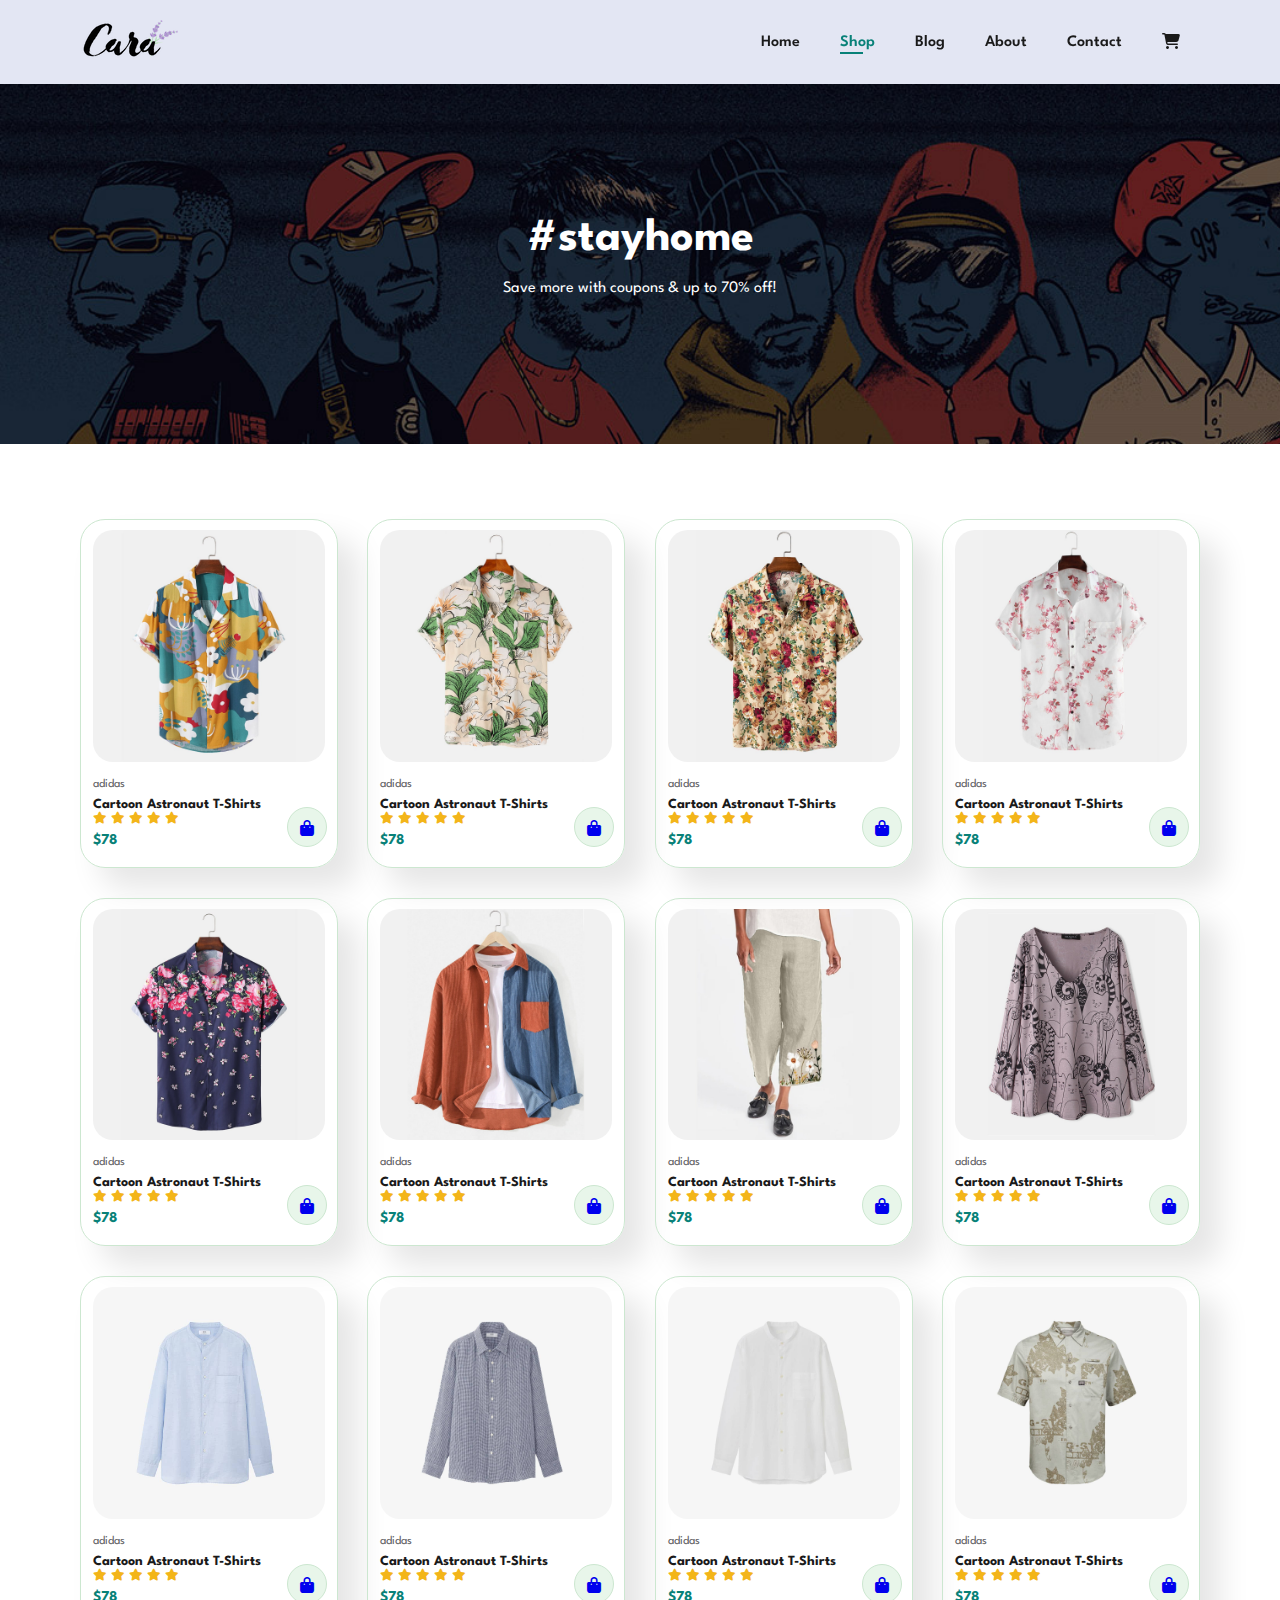
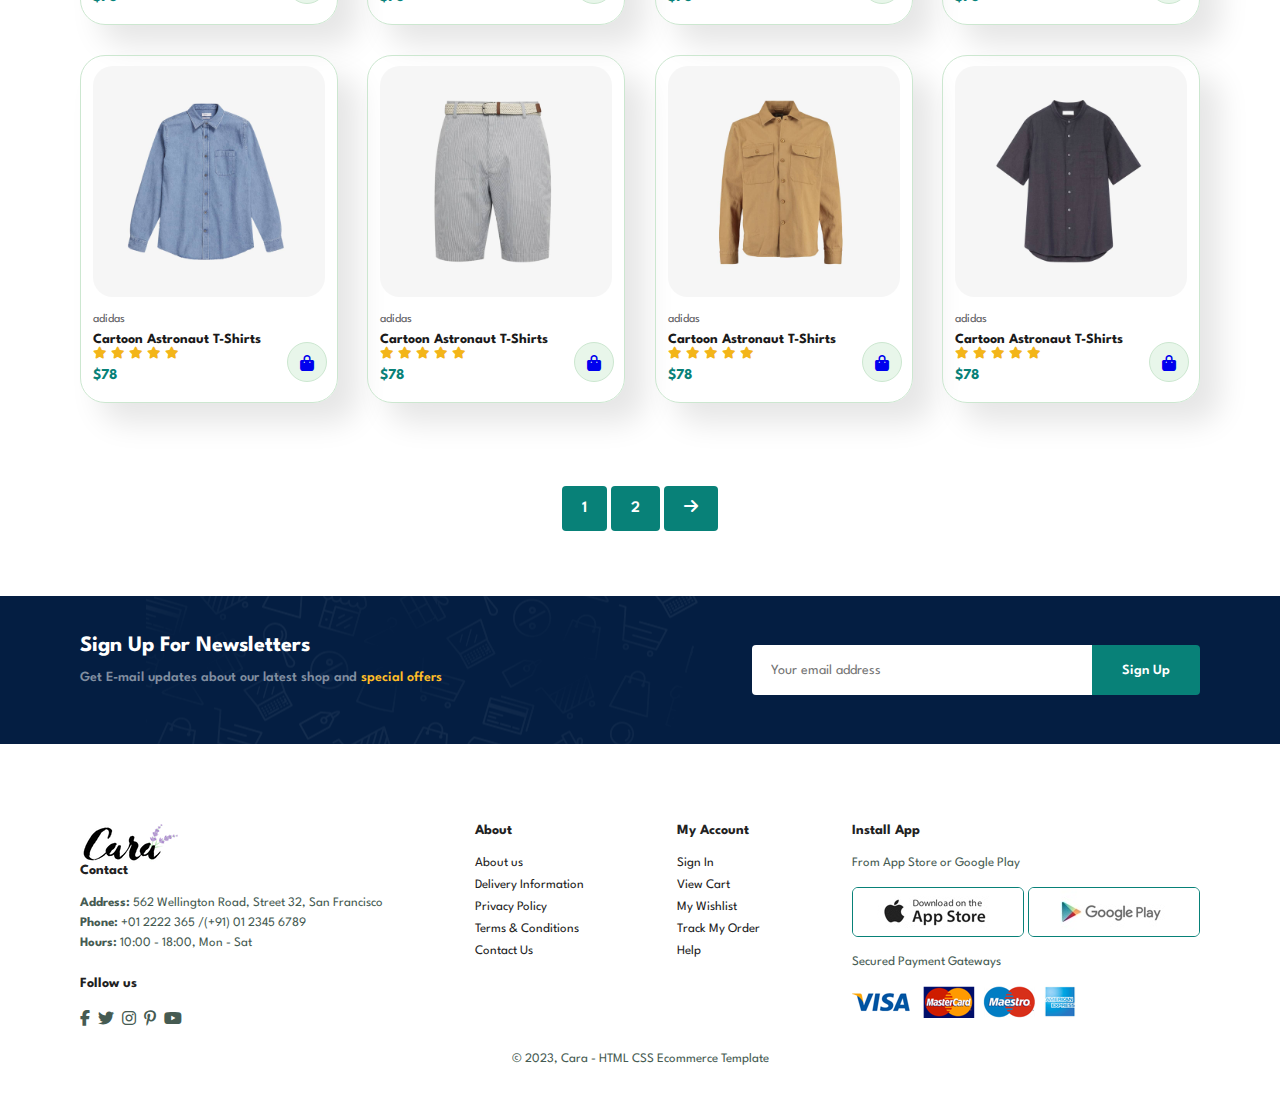
<file: shop.html>
<!DOCTYPE html>
<html lang="en">
<head>
    <meta charset="UTF-8">
    <meta name="viewport" content="width=device-width, initial-scale=1.0">
    <title>Ecommerce</title>
    <link rel="stylesheet" href="https://cdnjs.cloudflare.com/ajax/libs/font-awesome/6.4.2/css/all.min.css">
    <link rel="stylesheet" href="style.css">
</head>
<body>
    <section id="header">
        <a href="#"><img src="img/logo.png" alt="" class="logo"></a>
        <div>
            <ul id="navbar">
                <li><a href="#" id="close"><i class="fa-solid fa-xmark"></i></a></li>
                <li><a href="index.html">Home</a></li>
                <li><a href="shop.html" class="active">Shop</a></li>
                <li><a href="blog.html">Blog</a></li>
                <li><a href="about.html">About</a></li>
                <li><a href="contact.html">Contact</a></li>
                <li><a href="cart.html"><i class="fa-solid fa-cart-shopping"></i></a></li>
            </ul>
        </div>
        <div class="mobile">
            <i id="bar" class="fas fa-outdent"></i>
        </div>
    </section>

    <section id="page-header">
        <h2>#stayhome</h2>
        <p>Save more with coupons & up to 70% off! </p>
    </section>

    <section id="product1" class="section-p1">
        <div class="pro-container">
            <div class="pro" onclick="window.location.href='sproduct.html';">
                <img src="img/products/f1.jpg" alt="">
                <div class="des">
                    <span>adidas</span>
                    <h5>Cartoon Astronaut T-Shirts</h5>
                    <div class="star">
                        <i class="fas fa-star"></i>
                        <i class="fas fa-star"></i>
                        <i class="fas fa-star"></i>
                        <i class="fas fa-star"></i>
                        <i class="fas fa-star"></i>
                    </div>
                    <h4>$78</h4>
                </div>
                <a href="#"><i class="fa-solid fa-bag-shopping cart"></i></a>
            </div>
            <div class="pro"  onclick="window.location.href='sproduct.html';">
                <img src="img/products/f2.jpg" alt="">
                <div class="des">
                    <span>adidas</span>
                    <h5>Cartoon Astronaut T-Shirts</h5>
                    <div class="star">
                        <i class="fas fa-star"></i>
                        <i class="fas fa-star"></i>
                        <i class="fas fa-star"></i>
                        <i class="fas fa-star"></i>
                        <i class="fas fa-star"></i>
                    </div>
                    <h4>$78</h4>
                </div>
                <a href="#"><i class="fa-solid fa-bag-shopping cart"></i></a>
            </div>
            <div class="pro" onclick="window.location.href='sproduct.html';">
                <img src="img/products/f3.jpg" alt="">
                <div class="des">
                    <span>adidas</span>
                    <h5>Cartoon Astronaut T-Shirts</h5>
                    <div class="star">
                        <i class="fas fa-star"></i>
                        <i class="fas fa-star"></i>
                        <i class="fas fa-star"></i>
                        <i class="fas fa-star"></i>
                        <i class="fas fa-star"></i>
                    </div>
                    <h4>$78</h4>
                </div>
                <a href="#"><i class="fa-solid fa-bag-shopping cart"></i></a>
            </div>
            <div class="pro" onclick="window.location.href='sproduct.html';">
                <img src="img/products/f4.jpg" alt="">
                <div class="des">
                    <span>adidas</span>
                    <h5>Cartoon Astronaut T-Shirts</h5>
                    <div class="star">
                        <i class="fas fa-star"></i>
                        <i class="fas fa-star"></i>
                        <i class="fas fa-star"></i>
                        <i class="fas fa-star"></i>
                        <i class="fas fa-star"></i>
                    </div>
                    <h4>$78</h4>
                </div>
                <a href="#"><i class="fa-solid fa-bag-shopping cart"></i></a>
            </div>
            <div class="pro" onclick="window.location.href='sproduct.html';">
                <img src="img/products/f5.jpg" alt="">
                <div class="des">
                    <span>adidas</span>
                    <h5>Cartoon Astronaut T-Shirts</h5>
                    <div class="star">
                        <i class="fas fa-star"></i>
                        <i class="fas fa-star"></i>
                        <i class="fas fa-star"></i>
                        <i class="fas fa-star"></i>
                        <i class="fas fa-star"></i>
                    </div>
                    <h4>$78</h4>
                </div>
                <a href="#"><i class="fa-solid fa-bag-shopping cart"></i></a>
            </div>
            <div class="pro" onclick="window.location.href='sproduct.html';">
                <img src="img/products/f6.jpg" alt="">
                <div class="des">
                    <span>adidas</span>
                    <h5>Cartoon Astronaut T-Shirts</h5>
                    <div class="star">
                        <i class="fas fa-star"></i>
                        <i class="fas fa-star"></i>
                        <i class="fas fa-star"></i>
                        <i class="fas fa-star"></i>
                        <i class="fas fa-star"></i>
                    </div>
                    <h4>$78</h4>
                </div>
                <a href="#"><i class="fa-solid fa-bag-shopping cart"></i></a>
            </div>
            <div class="pro" onclick="window.location.href='sproduct.html';">
                <img src="img/products/f7.jpg" alt="">
                <div class="des">
                    <span>adidas</span>
                    <h5>Cartoon Astronaut T-Shirts</h5>
                    <div class="star">
                        <i class="fas fa-star"></i>
                        <i class="fas fa-star"></i>
                        <i class="fas fa-star"></i>
                        <i class="fas fa-star"></i>
                        <i class="fas fa-star"></i>
                    </div>
                    <h4>$78</h4>
                </div>
                <a href="#"><i class="fa-solid fa-bag-shopping cart"></i></a>
            </div>
            <div class="pro" onclick="window.location.href='sproduct.html';">
                <img src="img/products/f8.jpg" alt="">
                <div class="des">
                    <span>adidas</span>
                    <h5>Cartoon Astronaut T-Shirts</h5>
                    <div class="star">
                        <i class="fas fa-star"></i>
                        <i class="fas fa-star"></i>
                        <i class="fas fa-star"></i>
                        <i class="fas fa-star"></i>
                        <i class="fas fa-star"></i>
                    </div>
                    <h4>$78</h4>
                </div>
                <a href="#"><i class="fa-solid fa-bag-shopping cart"></i></a>
            </div>
            <div class="pro" onclick="window.location.href='sproduct.html';">
                <img src="img/products/n1.jpg" alt="">
                <div class="des">
                    <span>adidas</span>
                    <h5>Cartoon Astronaut T-Shirts</h5>
                    <div class="star">
                        <i class="fas fa-star"></i>
                        <i class="fas fa-star"></i>
                        <i class="fas fa-star"></i>
                        <i class="fas fa-star"></i>
                        <i class="fas fa-star"></i>
                    </div>
                    <h4>$78</h4>
                </div>
                <a href="#"><i class="fa-solid fa-bag-shopping cart"></i></a>
            </div>
            <div class="pro" onclick="window.location.href='sproduct.html';">
                <img src="img/products/n2.jpg" alt="">
                <div class="des">
                    <span>adidas</span>
                    <h5>Cartoon Astronaut T-Shirts</h5>
                    <div class="star">
                        <i class="fas fa-star"></i>
                        <i class="fas fa-star"></i>
                        <i class="fas fa-star"></i>
                        <i class="fas fa-star"></i>
                        <i class="fas fa-star"></i>
                    </div>
                    <h4>$78</h4>
                </div>
                <a href="#"><i class="fa-solid fa-bag-shopping cart"></i></a>
            </div>
            <div class="pro" onclick="window.location.href='sproduct.html';">
                <img src="img/products/n3.jpg" alt="">
                <div class="des">
                    <span>adidas</span>
                    <h5>Cartoon Astronaut T-Shirts</h5>
                    <div class="star">
                        <i class="fas fa-star"></i>
                        <i class="fas fa-star"></i>
                        <i class="fas fa-star"></i>
                        <i class="fas fa-star"></i>
                        <i class="fas fa-star"></i>
                    </div>
                    <h4>$78</h4>
                </div>
                <a href="#"><i class="fa-solid fa-bag-shopping cart"></i></a>
            </div>
            <div class="pro" onclick="window.location.href='sproduct.html';">
                <img src="img/products/n4.jpg" alt="">
                <div class="des">
                    <span>adidas</span>
                    <h5>Cartoon Astronaut T-Shirts</h5>
                    <div class="star">
                        <i class="fas fa-star"></i>
                        <i class="fas fa-star"></i>
                        <i class="fas fa-star"></i>
                        <i class="fas fa-star"></i>
                        <i class="fas fa-star"></i>
                    </div>
                    <h4>$78</h4>
                </div>
                <a href="#"><i class="fa-solid fa-bag-shopping cart"></i></a>
            </div>
            <div class="pro" onclick="window.location.href='sproduct.html';">
                <img src="img/products/n5.jpg" alt="">
                <div class="des">
                    <span>adidas</span>
                    <h5>Cartoon Astronaut T-Shirts</h5>
                    <div class="star">
                        <i class="fas fa-star"></i>
                        <i class="fas fa-star"></i>
                        <i class="fas fa-star"></i>
                        <i class="fas fa-star"></i>
                        <i class="fas fa-star"></i>
                    </div>
                    <h4>$78</h4>
                </div>
                <a href="#"><i class="fa-solid fa-bag-shopping cart"></i></a>
            </div>
            <div class="pro" onclick="window.location.href='sproduct.html';">
                <img src="img/products/n6.jpg" alt="">
                <div class="des">
                    <span>adidas</span>
                    <h5>Cartoon Astronaut T-Shirts</h5>
                    <div class="star">
                        <i class="fas fa-star"></i>
                        <i class="fas fa-star"></i>
                        <i class="fas fa-star"></i>
                        <i class="fas fa-star"></i>
                        <i class="fas fa-star"></i>
                    </div>
                    <h4>$78</h4>
                </div>
                <a href="#"><i class="fa-solid fa-bag-shopping cart"></i></a>
            </div>
            <div class="pro" onclick="window.location.href='sproduct.html';">
                <img src="img/products/n7.jpg" alt="">
                <div class="des">
                    <span>adidas</span>
                    <h5>Cartoon Astronaut T-Shirts</h5>
                    <div class="star">
                        <i class="fas fa-star"></i>
                        <i class="fas fa-star"></i>
                        <i class="fas fa-star"></i>
                        <i class="fas fa-star"></i>
                        <i class="fas fa-star"></i>
                    </div>
                    <h4>$78</h4>
                </div>
                <a href="#"><i class="fa-solid fa-bag-shopping cart"></i></a>
            </div>
            <div class="pro" onclick="window.location.href='sproduct.html';">
                <img src="img/products/n8.jpg" alt="">
                <div class="des">
                    <span>adidas</span>
                    <h5>Cartoon Astronaut T-Shirts</h5>
                    <div class="star">
                        <i class="fas fa-star"></i>
                        <i class="fas fa-star"></i>
                        <i class="fas fa-star"></i>
                        <i class="fas fa-star"></i>
                        <i class="fas fa-star"></i>
                    </div>
                    <h4>$78</h4>
                </div>
                <a href="#"><i class="fa-solid fa-bag-shopping cart"></i></a>
            </div>
        </div>
    </section>

    <section id="pagination" class="section-p1">
        <a href="#">1</a>
        <a href="#">2</a>
        <a href="#"><i class="fa-solid fa-arrow-right"></i></a>
    </section>

    <section id="newsletter" class="section-p1 section-m1">
        <div class="newstext">
            <h4>Sign Up For Newsletters</h4>
            <p>Get E-mail updates about our latest shop and <span>special offers</span></p>
        </div>
        <div class="form">
            <input type="text" placeholder="Your email address">
            <button class="normal">Sign Up</button>
        </div>
    </section>

    <footer class="section-p1">
        <div class="col">
            <img src="img/logo.png" alt="">
            <h4>Contact</h4>
            <p><strong>Address: </strong>562 Wellington Road, Street 32, San Francisco</p>
            <p><strong>Phone:</strong> +01 2222 365 /(+91) 01 2345 6789</p>
            <p><strong>Hours:</strong> 10:00 - 18:00, Mon - Sat</p>
            <div class="follow">
                <h4>Follow us</h4>
                <div class="icon">
                    <i class="fab fa-facebook-f"></i>
                    <i class="fab fa-twitter"></i>
                    <i class="fab fa-instagram"></i>
                    <i class="fab fa-pinterest-p"></i>
                    <i class="fab fa-youtube"></i>
                </div>
            </div>
        </div>

        <div class="col">
            <h4>About</h4>
            <a href="#">About us</a>
            <a href="#">Delivery Information</a>
            <a href="#">Privacy Policy</a>
            <a href="#">Terms & Conditions</a>
            <a href="#">Contact Us</a>
        </div>

        <div class="col">
            <h4>My Account</h4>
            <a href="#">Sign In</a>
            <a href="#">View Cart</a>
            <a href="#">My Wishlist</a>
            <a href="#">Track My Order</a>
            <a href="#">Help</a>
        </div>

        <div class="col install">
            <h4>Install App</h4>
            <p>From App Store or Google Play</p>
            <div class="row">
                <img src="img/pay/app.jpg" alt="">
                <img src="img/pay/play.jpg" alt="">
            </div>
            <p>Secured Payment Gateways</p>
            <img src="img/pay/pay.png" alt="">
        </div>

        <div class="copyright">
            <p>© 2023, Cara - HTML CSS Ecommerce Template </p>
        </div>
    </footer>

    <script src="script.js"></script>
</body>
</html>
</file>
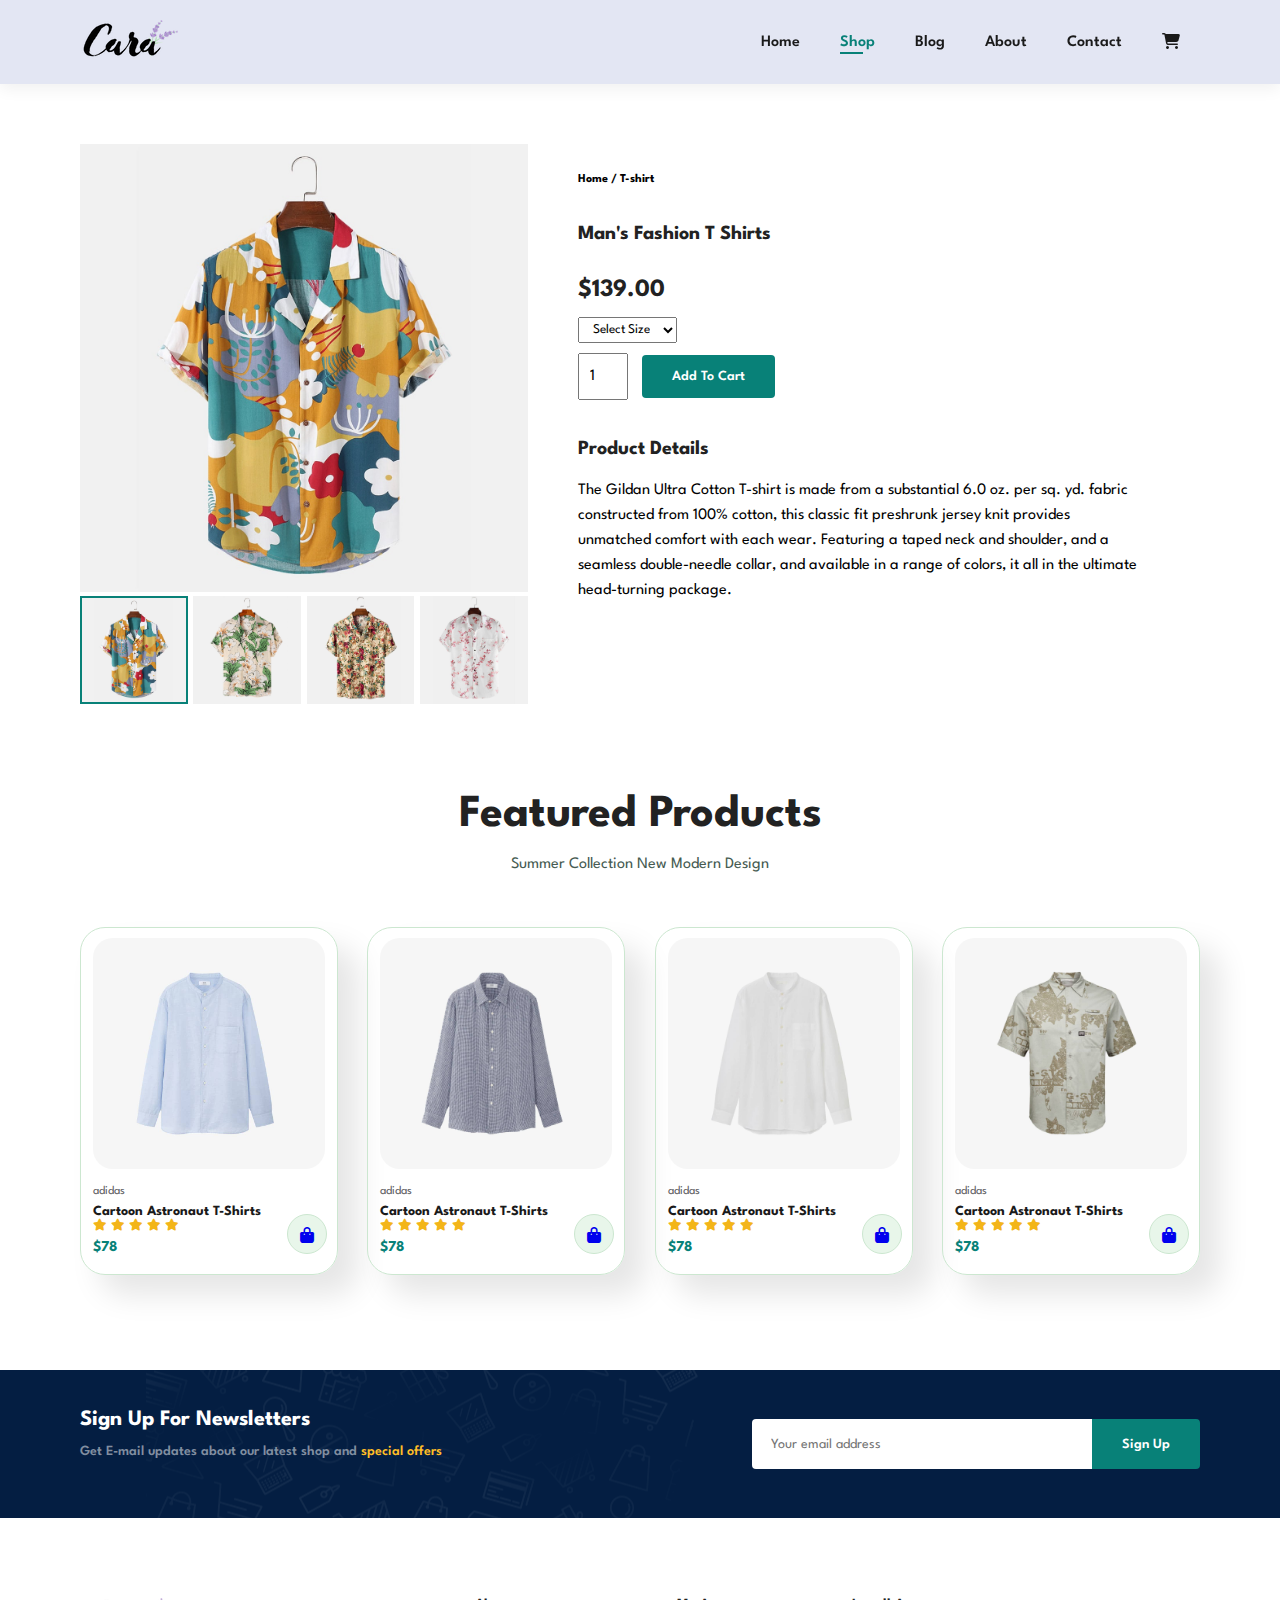
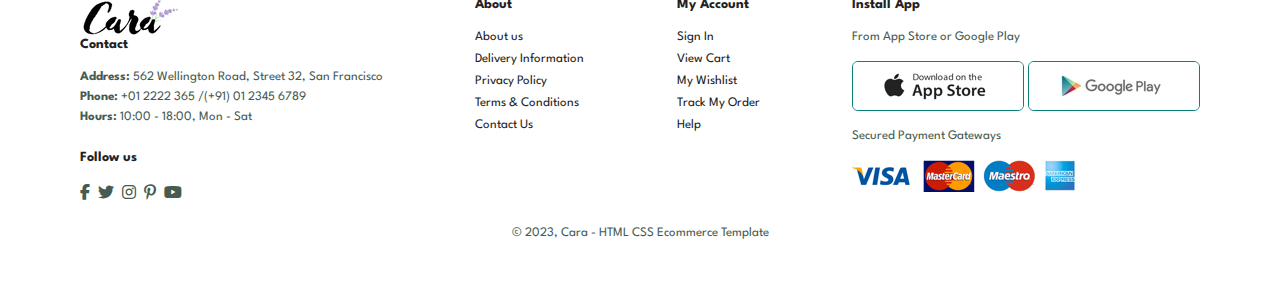
<file: sproduct.html>
<!DOCTYPE html>
<html lang="en">
<head>
    <meta charset="UTF-8">
    <meta name="viewport" content="width=device-width, initial-scale=1.0">
    <title>Ecommerce</title>
    <link rel="stylesheet" href="https://cdnjs.cloudflare.com/ajax/libs/font-awesome/6.4.2/css/all.min.css">
    <link rel="stylesheet" href="style.css">
</head>
<body>
    <section id="header">
        <a href="#"><img src="img/logo.png" alt="" class="logo"></a>
        <div>
            <ul id="navbar">
                <li><a href="#" id="close"><i class="fa-solid fa-xmark"></i></a></li>
                <li><a href="index.html">Home</a></li>
                <li><a href="shop.html" class="active">Shop</a></li>
                <li><a href="blog.html">Blog</a></li>
                <li><a href="about.html">About</a></li>
                <li><a href="contact.html">Contact</a></li>
                <li><a href="cart.html"><i class="fa-solid fa-cart-shopping"></i></a></li>
            </ul>
        </div>
        <div class="mobile">
            <i id="bar" class="fas fa-outdent"></i>
        </div>
    </section>

    <section id="prodetails" class="section-p1">
        <div class="single-pro-image">
            <img src="img/products/f1.jpg" width="100%" id="MainImg" alt="">

            <div class="small-img-group">
                <div class="small-img-col">
                    <img src="img/products/f1.jpg" width="100%" class="small-img" id="by-img1">
                </div>
                <div class="small-img-col">
                    <img src="img/products/f2.jpg" width="100%" class="small-img">
                </div>
                <div class="small-img-col">
                    <img src="img/products/f3.jpg" width="100%" class="small-img">
                </div>
                <div class="small-img-col">
                    <img src="img/products/f4.jpg" width="100%" class="small-img">
                </div>
            </div>
        </div>

        <div class="single-pro-details">
            <h6>Home / T-shirt</h6>
            <h4>Man's Fashion T Shirts</h4>
            <h2>$139.00</h2>
            <select>
                <option>Select Size</option>
                <option>XL</option>
                <option>XXL</option>
                <option>Small</option>
                <option>Large</option>
            </select>
            <input type="number" value="1">
            <button class="normal">Add To Cart</button>
            <h4>Product Details</h4>
            <span>The Gildan Ultra Cotton T-shirt is made from a substantial 6.0 oz. per sq. yd. fabric 
                constructed from 100% cotton, this classic fit preshrunk jersey knit provides unmatched 
                comfort with each wear. Featuring a taped neck and shoulder, and a seamless 
                double-needle collar, and available in a range of colors, it all in the ultimate
                head-turning package.</span>
        </div>
    </section>

    <section id="product1" class="section-p1">
        <h2>Featured Products</h2>
        <p>Summer Collection New Modern Design</p>
        <div class="pro-container">
            <div class="pro" onclick="window.location.href='sproduct.html';">
                <img src="img/products/n1.jpg" alt="">
                <div class="des">
                    <span>adidas</span>
                    <h5>Cartoon Astronaut T-Shirts</h5>
                    <div class="star">
                        <i class="fas fa-star"></i>
                        <i class="fas fa-star"></i>
                        <i class="fas fa-star"></i>
                        <i class="fas fa-star"></i>
                        <i class="fas fa-star"></i>
                    </div>
                    <h4>$78</h4>
                </div>
                <a href="#"><i class="fa-solid fa-bag-shopping cart"></i></a>
            </div>
            <div class="pro" onclick="window.location.href='sproduct.html';">
                <img src="img/products/n2.jpg" alt="">
                <div class="des">
                    <span>adidas</span>
                    <h5>Cartoon Astronaut T-Shirts</h5>
                    <div class="star">
                        <i class="fas fa-star"></i>
                        <i class="fas fa-star"></i>
                        <i class="fas fa-star"></i>
                        <i class="fas fa-star"></i>
                        <i class="fas fa-star"></i>
                    </div>
                    <h4>$78</h4>
                </div>
                <a href="#"><i class="fa-solid fa-bag-shopping cart"></i></a>
            </div>
            <div class="pro" onclick="window.location.href='sproduct.html';">
                <img src="img/products/n3.jpg" alt="">
                <div class="des">
                    <span>adidas</span>
                    <h5>Cartoon Astronaut T-Shirts</h5>
                    <div class="star">
                        <i class="fas fa-star"></i>
                        <i class="fas fa-star"></i>
                        <i class="fas fa-star"></i>
                        <i class="fas fa-star"></i>
                        <i class="fas fa-star"></i>
                    </div>
                    <h4>$78</h4>
                </div>
                <a href="#"><i class="fa-solid fa-bag-shopping cart"></i></a>
            </div>
            <div class="pro" onclick="window.location.href='sproduct.html';">
                <img src="img/products/n4.jpg" alt="">
                <div class="des">
                    <span>adidas</span>
                    <h5>Cartoon Astronaut T-Shirts</h5>
                    <div class="star">
                        <i class="fas fa-star"></i>
                        <i class="fas fa-star"></i>
                        <i class="fas fa-star"></i>
                        <i class="fas fa-star"></i>
                        <i class="fas fa-star"></i>
                    </div>
                    <h4>$78</h4>
                </div>
                <a href="#"><i class="fa-solid fa-bag-shopping cart"></i></a>
            </div>
        </div>
    </section>

    <section id="newsletter" class="section-p1 section-m1">
        <div class="newstext">
            <h4>Sign Up For Newsletters</h4>
            <p>Get E-mail updates about our latest shop and <span>special offers</span></p>
        </div>
        <div class="form">
            <input type="text" placeholder="Your email address">
            <button class="normal">Sign Up</button>
        </div>
    </section>

    <footer class="section-p1">
        <div class="col">
            <img src="img/logo.png" alt="">
            <h4>Contact</h4>
            <p><strong>Address: </strong>562 Wellington Road, Street 32, San Francisco</p>
            <p><strong>Phone:</strong> +01 2222 365 /(+91) 01 2345 6789</p>
            <p><strong>Hours:</strong> 10:00 - 18:00, Mon - Sat</p>
            <div class="follow">
                <h4>Follow us</h4>
                <div class="icon">
                    <i class="fab fa-facebook-f"></i>
                    <i class="fab fa-twitter"></i>
                    <i class="fab fa-instagram"></i>
                    <i class="fab fa-pinterest-p"></i>
                    <i class="fab fa-youtube"></i>
                </div>
            </div>
        </div>

        <div class="col">
            <h4>About</h4>
            <a href="#">About us</a>
            <a href="#">Delivery Information</a>
            <a href="#">Privacy Policy</a>
            <a href="#">Terms & Conditions</a>
            <a href="#">Contact Us</a>
        </div>

        <div class="col">
            <h4>My Account</h4>
            <a href="#">Sign In</a>
            <a href="#">View Cart</a>
            <a href="#">My Wishlist</a>
            <a href="#">Track My Order</a>
            <a href="#">Help</a>
        </div>

        <div class="col install">
            <h4>Install App</h4>
            <p>From App Store or Google Play</p>
            <div class="row">
                <img src="img/pay/app.jpg" alt="">
                <img src="img/pay/play.jpg" alt="">
            </div>
            <p>Secured Payment Gateways</p>
            <img src="img/pay/pay.png" alt="">
        </div>

        <div class="copyright">
            <p>© 2023, Cara - HTML CSS Ecommerce Template </p>
        </div>
    </footer>

    <script src="script.js"></script>
</body>
</html>
</file>
<file: style.css>
@import url('https://fonts.googleapis.com/css2?family=Spartan:wght@100;200;300;400;500;600;700;800;900&display=swap');
*{
    margin: 0;
    padding: 0;
    box-sizing: border-box;
    font-family: 'Spartan', sans-serif;
}

h1 {
    font-size: 50px;
    line-height: 64px;
    color: #222;
}

h2 {
    font-size: 46px;
    line-height: 54px;
    color: #222;
}

h4 {
    font-size: 20px;
    color: #222;
}

h6 {
    font-weight: 700;
    font-size: 12px;
}

p{
    font-size: 16px;
    color: #465b52;
    margin: 15px 0 20px 0;
}

.section-p1{
    padding: 40px 80px;
}

.section-m1{
    margin: 40px 0;
}

button.normal{
    font-size: 14px;
    font-weight: 600;
    padding: 15px 30px;
    color: #000;
    background-color: #fff;
    border-radius: 4px;
    cursor: pointer;
    border: none;
    outline: none;
    transition: 0.2s;
}

button.white{
    font-size: 13px;
    font-weight: 600;
    padding: 11px 18px;
    color: #fff;
    background-color: transparent;
    cursor: pointer;
    border: 1px solid #fff;
    outline: none;
    transition: 0.2s;
}

body{
    width: 100%;
}

#header{
    display: flex;
    align-items: center;
    justify-content: space-between;
    padding: 20px 80px;
    background: #E3E6F3;
    box-shadow: 0 5px 15px rgba(0, 0, 0, 0.06);
    z-index: 999;
    position: sticky;
    top: 0;
    left: 0;
}

#header #close{
    display: none;
}

#navbar{
    display: flex;
    align-items: center;
    justify-content: center;
}

.mobile{
    display: none;
}

#navbar li{
    list-style: none;
    padding: 0 20px;
    position: relative;
}

#navbar li a{
    text-decoration: none;
    font-size: 16px;
    font-weight: 600;
    color: #1a1a1a;
    transition: 0.5s ease;
}

#navbar li a:hover,
#navbar li a.active{
    color: #088178;
}

#navbar li a.active::after,
#navbar li a:hover::after{
    content: "";
    width: 30%;
    height: 2px;
    background: #088178;
    position: absolute;
    bottom: -4px;
    left: 20px;
}

#navbar img{
    width: 30px;
    border-radius: 50%;
    cursor: pointer;
}

#hero{
    background-image: url(img/hero4.png);
    height: 90vh;
    width: 100%;
    background-size: cover;
    background-position: top 25% right 0;
    padding: 0 80px;
    display: flex;
    flex-direction: column;
    align-items: flex-start;
    justify-content: center;
}
#hero h4{
    padding-bottom: 15px;
}
#hero h1{
    color: #088178;
}
#hero button{
    background-image: url(img/button.png);
    background-color: transparent;
    color: #088178;
    border: 0;
    cursor: pointer;
    padding: 14px 80px 14px 65px;
    background-repeat: no-repeat;
    font-weight: 700;
    font-size: 15px;
}

#feature{
    display: flex;
    align-items: center;
    justify-content: space-between;
    flex-wrap: wrap;
}

#feature .fe-box{
    width: 180px;
    text-align: center;
    padding: 25px 15px;
    box-shadow: 20px 20px 34px rgba(0, 0, 0, 0.03);
    border: 1px solid #cce7d0;
    border-radius: 4px;
    margin: 15px 0;
}

#feature .fe-box:hover{
    box-shadow: 10px 10px 54px rgba(70, 62, 221, 0.1);
}

#feature .fe-box img{
    width: 100%;
    margin-bottom: 10px;
}

#feature .fe-box h6{
    display: inline-block;
    padding: 9px 8px 6px 8px;
    line-height: 1;
    border-radius: 4px;
    color: #088178;
    background-color: #fddde4;
}
#feature .fe-box:nth-child(2) h6{
    background-color: #cdebbc;
}
#feature .fe-box:nth-child(3) h6{
    background-color: #d1e8f2;
}
#feature .fe-box:nth-child(4) h6{
    background-color: #cdd4f8;
}
#feature .fe-box:nth-child(5) h6{
    background-color: #f6dbf6;
}
#feature .fe-box:nth-child(6) h6{
    background-color: #fff2e5;
}
#product1{
    text-align: center;
}

#product1 .pro-container{
    display: flex;
    justify-content: space-between;
    padding-top: 20px;
    flex-wrap: wrap;
}

#product1 .pro {
    width: 23%;
    min-width: 250px;
    padding: 10px 12px;
    border: 1px solid #cce7d0;
    border-radius: 25px;
    cursor: pointer;
    box-shadow: 20px 20px 30px rgba(0, 0, 0, 0.1);
    margin: 15px 0;
    transition: 0.2s ease;
    position: relative;
}

#product1 .pro:hover{
    box-shadow: 20px 20px 30px rgba(0, 0, 0, 0.2);
}

#product1 .pro img {
    width: 100%;
    border-radius: 20px;
}

#product1 .pro .des{
    text-align: start;
    padding: 10px 0;
}

#product1 .pro .des span{
    color: #606063;
    font-size: 12px;
}

#product1 .pro .des h5{
    padding-top: 7px;
    color: #1a1a1a;
    font-size: 14px;
}

#product1 .pro .des i{
    font-size: 12px;
    color: rgb(243, 181, 25);
}

#product1 .pro .des h4{
    padding-top: 7px;
    font-size: 15px;
    font-weight: 700;
    color: #088178;
}

#product1 .pro .cart{
    width: 40px;
    height: 40px;
    line-height: 40px;
    border-radius: 50px;
    background-color: #e8f6ea;
    font-weight: bolder;
    border: 1px solid #cce7d0;
    position: absolute;
    bottom: 20px;
    right: 10px;
}
#product1 .pro .cart:hover{
    box-shadow:1px 1px #1a1a1a;
}

#banner{
    display: flex;
    flex-direction: column;
    justify-content: center;
    align-items: center;
    text-align: center;
    background-image: url(img/banner/b2.jpg);
    width: 100%;
    height: 40vh;
    background-size: cover;
    background-position: center;
}
#banner h4{
    color: #fff;
    font-size: 16px;
}
#banner h2{
    color: #fff;
    font-size: 30px;
    padding: 10px 0;
}
#banner h2 span{
    color: #ef3636;
}

#banner button:hover {
    background-color: #088178;
    color: #fff;
}

#sm-banner{
    display: flex;
    justify-content: space-between;
    flex-wrap: wrap;
}

#sm-banner .banner-box{
    display: flex;
    flex-direction: column;
    justify-content: center;
    align-items: flex-start;
    background-image: url(img/banner/b17.jpg);
    min-width: 530px;
    height: 50vh;
    background-size: cover;
    background-position: center;
    padding: 30px;
}

#sm-banner .banner-box2{
    background-image: url(img/banner/b10.jpg);
}

#sm-banner h4{
    color: #fff;
    font-size: 20px;
    font-weight: 300;
}

#sm-banner h2{
    color: #fff;
    font-size: 28px;
    font-weight: 800;
}

#sm-banner span{
    color: #fff;
    font-size: 14px;
    font-weight: 500;
    padding-bottom: 15px;
}

#sm-banner button:hover{
    background: #088178;
    border: 1px solid #088178;
}

#banner3{
    display: flex;
    justify-content: space-between;
    flex-wrap: wrap;
    padding: 0 80px;
}

#banner3 .banner-box{
    display: flex;
    flex-direction: column;
    justify-content: center;
    align-items: flex-start;
    background-image: url(img/banner/b7.jpg);
    min-width: 30%;
    height: 30vh;
    background-size: cover;
    background-position: center;
    padding: 20px;
    margin-bottom: 20px;
}

#banner3 .banner-box2{
    background-image: url(img/banner/b4.jpg);
}

#banner3 .banner-box3{
    background-image: url(img/banner/b18.jpg);
}


#banner3 h2 {
    color: #fff;
    font-weight: 900;
    font-size: 22px;
}

#banner3 h3 {
    color: #ec544e;
    font-weight: 800;
    font-size: 15px;
}

#newsletter{
    display: flex;
    justify-content: space-between;
    flex-wrap: wrap;
    align-items: center;
    background-image: url(img/banner/b14.png);
    background-repeat: no-repeat;
    background-position: 20% 30%;
    background-color: #041e42;
}

#newsletter h4{
    font-size: 22px;
    font-weight: 700;
    color: #fff;
}

#newsletter p{
    font-size: 14px;
    font-weight: 600;
    color: #818ea0;
}

#newsletter p span{
    color:#ffbd27
}

#newsletter .form{
    display: flex;
    width: 40%;
}

#newsletter input{
    height: 3.125rem;
    padding: 0 1.25em;
    font-size: 14px;
    width: 100%;
    border: 1px solid transparent;
    border-radius: 4px;
    outline: none;
    border-top-right-radius: 0;
    border-bottom-right-radius: 0;
}

#newsletter button{
    background-color: #088178;
    color: #fff;
    white-space: nowrap;
    border-top-left-radius: 0;
    border-bottom-left-radius: 0;
}
footer{
    display: flex;
    flex-wrap: wrap;
    justify-content: space-between;
}

footer .col{
    display: flex;
    flex-direction: column;
    align-items: flex-start;
    margin-bottom: 20px;
}

footer .logo{
    margin-bottom: 30px;
}

footer h4{
    font-size: 14px;
    padding-bottom: 20px;
}

footer p{
    font-size: 13px;
    margin: 0 0 8px 0;
}

footer a{
    font-size: 13px;
    text-decoration: none;
    color: #222;
    margin-bottom: 10px;
}

footer .follow{
    margin-top: 20px;
}

footer .follow i {
    color: #465b52;
    padding-right: 4px;
    cursor: pointer;
}

footer .install .row img {
    border: 1px solid #088178;
    border-radius: 6px;
}

footer .install img{
    margin: 10px 0 15px 0;
}

footer .follow i:hover,
footer a:hover {
    color: #088178;
}

footer .copyright{
    width: 100%;
    text-align: center;
}

#page-header{
    background-image: url(img/banner/b1.jpg);
    width: 100%;
    height: 40vh;
    background-size: cover;
    display: flex;
    justify-content: center;
    text-align: center;
    flex-direction: column;
    padding: 14px;
}

#page-header h2,
#page-header p{
    color: #fff;
}

#pagination{
    text-align: center;
}
#pagination a{
    text-decoration: none;
    background-color: #088178;
    padding: 15px 20px;
    border-radius: 4px;
    color: #fff;
    font-weight: 600;
}
#pagination a i{
    font-size: 16px;
    font-weight: 600;
}

#prodetails{
    display: flex;
    margin-top: 20px;
}

#prodetails .single-pro-image {
    width: 40%;
    margin-right: 50px;
}

.small-img-group{
    display: flex;
    justify-content: space-between;
}

.small-img-col{
    flex-basis: 24%;
    cursor: pointer;
}

#by-img1{
    border: 2px solid #088178;
}

#prodetails .single-pro-details{
    width: 50%;
    padding-top: 30px;
}

#prodetails .single-pro-details h4{
    padding: 40px 0 20px 0;
}

#prodetails .single-pro-details h2{
    font-size: 25px;
}

#prodetails .single-pro-details select{
    display: block;
    padding: 5px 10px;
    margin-bottom: 10px;
}

#prodetails .single-pro-details input{
    width: 50px;
    height: 47px;
    padding-left: 10px;
    font-size: 16px;
    margin-right: 10px;
}

#prodetails .single-pro-details input:focus{
    outline: none;
}

#prodetails .single-pro-details button{
    background-color: #088178;
    color: #fff;
}

#prodetails .single-pro-details span{
    line-height: 25px;
}

#page-header.blog-header{
    background-image: url("img/banner/b19.jpg");
}

#blog{
    padding: 150px 150px 0 150px;
}

#blog .blog-box{
    display: flex;
    align-items: center;
    width: 100%;
    position: relative;
    padding-bottom: 90px;
}

#blog .blog-img{
    width: 50%;
    margin-right: 40px;
}

#blog img{
    width: 100%;
    height: 300px;
    object-fit: cover;
}

#blog .blog-details{
    width: 50%;
}

#blog .blog-details a{
    text-decoration: none;
    font-size: 11px;
    color: #000;
    font-weight: 700;
    position: relative;
    transition: 0.3s;
}

#blog .blog-details a::after{
    content: "";
    width: 50px;
    height: 1.5px;
    background-color: #000;
    position: absolute;
    top: 4px;
    right: -60px;
}

#blog .blog-details a:hover{
    color: #088178;
}

#blog .blog-details a:hover::after{
    color: #088178;
}

#blog .blog-box h1{
    position: absolute;
    top: -40px;
    left: 0;
    font-size: 70px;
    font-weight: 700;
    color: #c9cbce;
    z-index: -1;
}

#page-header.about-header{
    background-image: url("img/about/banner.png");
}

#about-head img{
    width: 50%;
    height: auto;
}

#about-head{
    display: flex;
    align-items: center;
}

#about-head img{
    width: 50%;
    height: auto;
}

#about-head div{
    padding-left: 40px;
}

#about-app{
    text-align: center;
}

#about-app .video{
    width: 70%;
    height: 100%;
    margin: 30px auto 0 auto;
}

#about-app .video video{
    width: 100%;
    height: 100%;
    border-radius: 20px;
}

#contact-details{
    display: flex;
    align-items: center;
    justify-content: space-between;
}

#contact-details .details{
    width: 40%;
}

#contact-details .details span,#form-details form span{
    font-size: 12px;
}

#contact-details .details h2,#form-details form h2{
    font-size: 26px;
    line-height: 35px;
    padding: 20px 0;
}

#contact-details .details h3{
    font-size: 16px;
    padding-bottom: 15px;
}

#contact-details .details li {
    list-style: none;
    display: flex;
    padding: 10px 0;
}

#contact-details .details li i{
    font-size: 14px;
    padding-right: 22px;
}

#contact-details .details li p{
    margin: 0;
    font-size: 14px;
}

#conatct-details.map{
    width: 55%;
    height: 400px;
}

#conatct-details .map iframe{
    width: 650px;
    height: 400px;
} 

#form-details{
    display: flex;
    justify-content: space-between;
    margin: 30px;
    padding: 80px;
    border: 1px solid #e1e1e1;
}

#form-details form{
    width: 65%;
    display: flex;
    flex-direction: column;
    align-items: flex-start;
}

#form-details form input,#form-details form textarea{
    width: 100%;
    padding: 12px 15px;
    outline: none;
    margin-bottom: 20px;
    border: 1px solid #e1e1e1;
}

#form-details form button{
    background-color: #088178;
    color: #fff;
}

#form-details .people div{
    padding-bottom: 25px;
    display: flex;
    align-items: flex-start;
}

#form-details .people div img{
    width: 65px;
    height: 65px;
    object-fit: cover;
    margin-right: 15px;
}

#form-details .people div p{
    margin: 0;
    font-size: 13px;
    line-height: 25px;
}

#form-details .people div p span{
    display: block;
    font-size: 16px;
    font-weight: 600;
    color: #000;
}

#cart table{
    width: 100%;
    border-collapse: collapse;
    table-layout: fixed;
    white-space: nowrap;
}

#cart table img{
    width: 70px;
}

#cart table td:nth-child(1){
    width: 100px;
    text-align: center;
}

#cart table td:nth-child(2){
    width: 150px;
    text-align: center;
}

#cart table td:nth-child(3){
    width: 250px;
    text-align: center;
}

#cart table td:nth-child(4),
#cart table td:nth-child(5),
#cart table td:nth-child(6){
    width: 150px;
    text-align: center;
}

#cart table td:nth-child(5) input{
    width: 70px;
    padding: 10px 5px 10px 15px;
}

#cart table thead {
    border: 1px solid #e2e9e1;
    border-left: none;
    border-right: none;
}

#cart table thead td{
    font-weight: 700;
    text-transform: uppercase;
    font-size: 13px;
    padding: 18px 0;
}

#cart table tbody tr td {
    padding-top: 15px;
} 

#cart table tbody td{
    font-size: 13px;
}

@media (max-width : 799px) {
    #header{
        position: sticky;
        top: 0;
    }

    #header #close{
        display: block;
        color: #1a1a1a;
        font-size: 30px;
    }

    #navbar{
        display: flex;
        flex-direction: column;
        align-items: flex-start;
        justify-content: flex-start;
        position: fixed;
        top: 0;
        right: -300px;
        height: 100vh;
        width: 250px;
        background-color: #E3E6F3;
        box-shadow: 0 40px 60px;
        padding: 80px 0 0 10px;
        transition: 0.3s;
    }

    #navbar li{
        margin-bottom: 50px;
    }

    .mobile{
        display: block;
        font-size: 30px;
    }

    #hero{
        height: 70vh;
    }

    #product1 .pro-container {
        justify-content: space-around;
    }

    #sm-banner .banner-box{
        min-width: 100%;
    }

    #sm-banner .banner-box2{
        margin-top: 10px;
    }

    #banner3 .banner-box{
        max-width: 50%;
        padding: 20px;
        margin-bottom: 20px 5px;
    }

    #banner3 .banner-box3{
        min-width: 100%;
    }

    #newsletter input {
        min-width: 100%;
    }

    /* contact */
    #contact-details .details{
        width: 100%;
        margin-bottom: 20px;
    }
    #contact-details {
        display: flex;
        flex-direction: column;
    }
}

@media (max-width : 477px) {
    #header{
        padding: 10px 20px;
        position: sticky;
        top: 0;
        left: 0;
    }
    #hero{
        height: 60vh;
        width: 100%;
        padding: 0 20px;
        background-position: 50%;
    }
    #feature .fe-box{
        width: 120px;
        text-align: center;
        padding: 0px 5px;
        box-shadow: 20px 20px 34px rgba(0, 0, 0, 0.03);
        border: 1px solid #cce7d0;
        border-radius: 4px;
        margin: 5px 0;
    }
    #sm-banner .banner-box{
        height: 30vh;
        max-width: 100%;
    }

    /* sproduct */
    #prodetails{
        display: flex;
        flex-direction: column;
    }
    #prodetails .single-pro-image {
        width: 100%;
        margin-top: 0px;
    }
    #prodetails .single-pro-details{
        width: 100%;
    }

    /* blog */
    #blog{
        padding: 100px 20px 0 20px;
    }
    #blog .blog-box{
        display: flex;
        flex-direction: column;
        align-items: flex-start;
    }
    #blog .blog-img{
        width: 100%;
        margin-right: 0px;
        margin-bottom: 30px;
    }
    #blog .blog-details{
        width: 100%;
    }

    /* about */

    #about-head{
        flex-direction: column;
        padding: 2px;
        margin: 20px 10px;
    }

    #about-head img{
        width: 100%;
        margin-bottom: 20px;
    }

    #about-head h2 {
        font-size: 30px;
    }
    #about-app{
        margin: 0;
    }
    #about-app h1 {
        font-size: 40px;
    }
    #about-app.video{
        width: 100%;
    }

    /* contact */

    #form-details{
        flex-direction: column;
        width: 100%;
        margin-left: 0;
    }

    #form-details form{
        width: 100%;
        margin-bottom: 50px;
    }
}

@media (max-width : 400px) {
    #header{
        padding: 5px 10px;
        position: sticky;
        top: 0;
        left: 0;
    }
    #hero h4{
        font-size: 15px;
        margin-top: 20px;
        padding-bottom: 10px;
    }
    #hero h2 {
        font-size: 30px;
    }
    #hero h1 {
        font-size: 40px;
    }
    #feature{
        justify-content: space-around;
    }
    #feature .fe-box{
        width: 90px;
        margin: 15px 1px;
    }
    
    #feature .fe-box h6{
        font-size: 10px;
    }

    #sm-banner h4{
        font-size: 15px;
    }
    
    #sm-banner h2{
        font-size: 18px;
        line-height: 33px;
    }
    
    #sm-banner span{
        font-size: 8px;
        padding-bottom: 15px;
    }
    #sm-banner button.white{
        font-size: 8px;
    }

    #banner3 h2 {
        font-size: 10px;
        line-height: 20px;
    }
    
    #banner3 h3 {
        padding-top: 5px;
        font-size: 10px;
    }

    #newsletter{
        height: 30vh;
    }
    #newsletter h4{
        font-size: 15px;
    }
    
    #newsletter p{
        font-size: 14px;
        font-weight: 600;
        color: #818ea0;
    }
    
    #newsletter p span{
        color:#ffbd27
    }
    
    #newsletter .form{
        display: flex;
        width: 80%;
        margin-left: 25px;
        margin-bottom: 10px;
        justify-content: center;
        align-items: center;
    }
}
</file>
